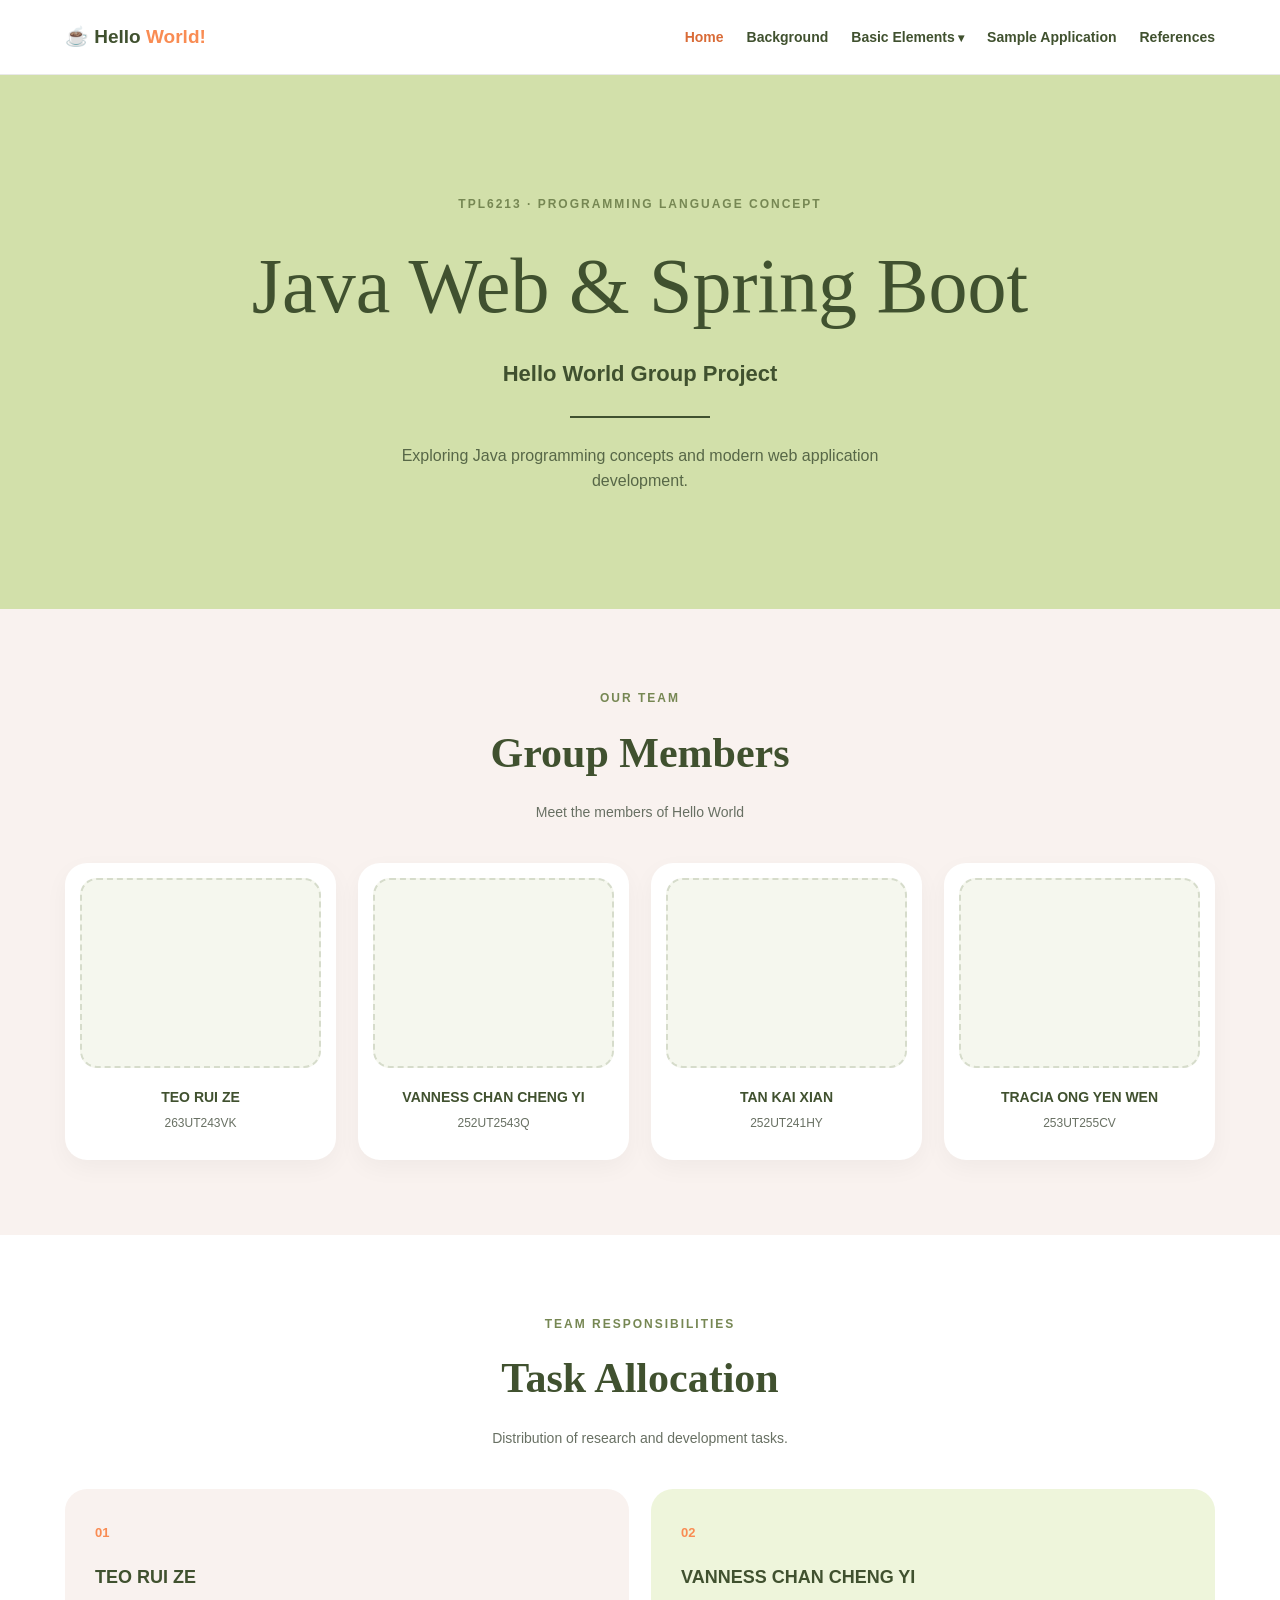
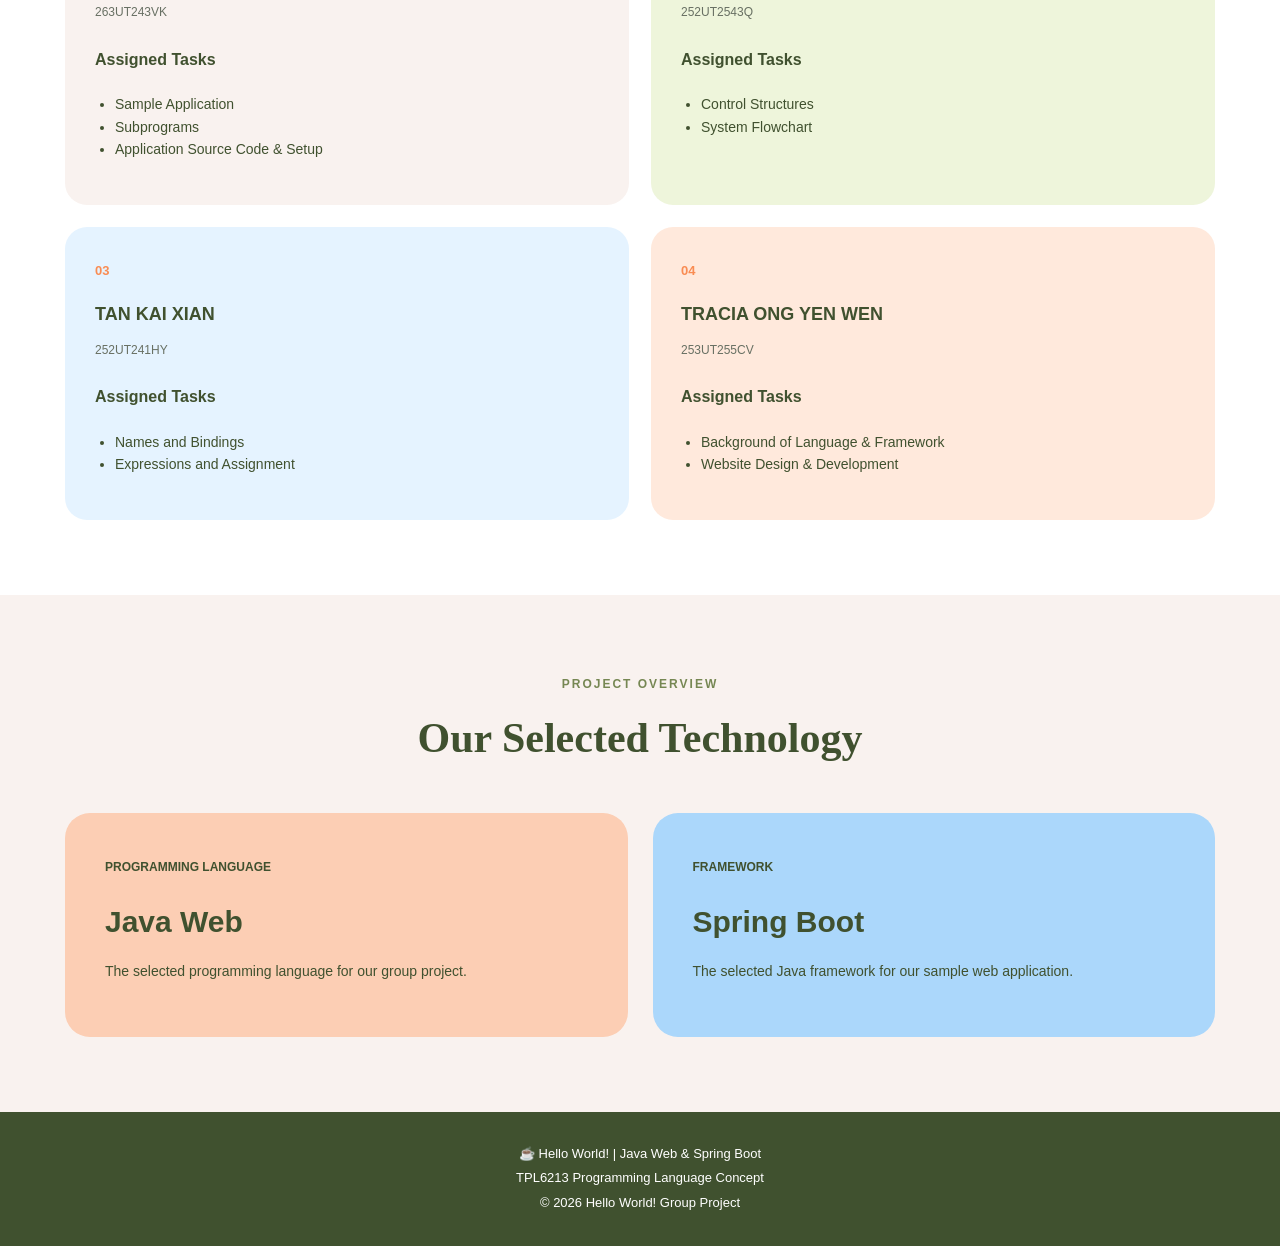
<file: index.html>
<!DOCTYPE html>
<html lang="en">
<head>
  <meta charset="UTF-8">
  <meta name="viewport" content="width=device-width, initial-scale=1.0">
  <title>Home | Hello World</title>
  <!-- Browser Tab Icon -->
  <link rel="icon" type="image/png" href="assets/logo.png">
  <link rel="stylesheet" href="css/style.css">
</head>

<body data-page="home">

  <header id="siteHeader"></header>

  <main>

    <!-- HERO SECTION -->
    <section class="hero">
      <div class="container hero-content">

        <span class="section-label">
          TPL6213 · Programming Language Concept
        </span>

        <h1>
          Java Web & Spring Boot
        </h1>

        <p class="hero-subtitle">
          Hello World Group Project
        </p>

        <div class="hero-divider"></div>

        <p class="hero-description">
          Exploring Java programming concepts and
          modern web application development.
        </p>

      </div>
    </section>

    <!-- GROUP MEMBERS -->
    <section class="section">
      <div class="container">

        <div class="section-heading">
          <span class="section-label">OUR TEAM</span>
          <h2>Group Members</h2>
          <p>Meet the members of Hello World</p>
        </div>

        <div class="members-grid">

          <!-- MEMBER 1 -->
          <div class="member-card">
            <div class="member-photo">
              <span></span>
            </div>

            <h3>TEO RUI ZE</h3>
            <p>263UT243VK</p>
          </div>

          <!-- MEMBER 2 -->
          <div class="member-card">
            <div class="member-photo">
              <span></span>
            </div>

            <h3>VANNESS CHAN CHENG YI</h3>
            <p>252UT2543Q</p>
          </div>

          <!-- MEMBER 3 -->
          <div class="member-card">
            <div class="member-photo">
              <span></span>
            </div>

            <h3>TAN KAI XIAN</h3>
            <p>252UT241HY</p>
          </div>

          <!-- MEMBER 4 -->
          <div class="member-card">
            <div class="member-photo">
              <span></span>
            </div>

            <h3>TRACIA ONG YEN WEN</h3>
            <p>253UT255CV</p>
          </div>

        </div>
      </div>
    </section>

    <!-- TASK ALLOCATION -->
    <section class="section task-section">
      <div class="container">

        <div class="section-heading">
          <span class="section-label">TEAM RESPONSIBILITIES</span>
          <h2>Task Allocation</h2>
          <p>Distribution of research and development tasks.</p>
        </div>

        <div class="task-grid">

          <div class="task-card">
            <span class="task-number">01</span>
            <h3>TEO RUI ZE</h3>
            <p class="student-id">263UT243VK</p>

            <h4>Assigned Tasks</h4>
            <ul>
              <li>Sample Application</li>
              <li>Subprograms</li>
              <li>Application Source Code & Setup</li>
            </ul>
          </div>

          <div class="task-card">
            <span class="task-number">02</span>
            <h3>VANNESS CHAN CHENG YI</h3>
            <p class="student-id">252UT2543Q</p>

            <h4>Assigned Tasks</h4>
            <ul>
              <li>Control Structures</li>
              <li>System Flowchart</li>
            </ul>
          </div>

          <div class="task-card">
            <span class="task-number">03</span>
            <h3>TAN KAI XIAN</h3>
            <p class="student-id">252UT241HY</p>

            <h4>Assigned Tasks</h4>
            <ul>
              <li>Names and Bindings</li>
              <li>Expressions and Assignment</li>
            </ul>
          </div>

          <div class="task-card">
            <span class="task-number">04</span>
            <h3>TRACIA ONG YEN WEN</h3>
            <p class="student-id">253UT255CV</p>

            <h4>Assigned Tasks</h4>
            <ul>
              <li>Background of Language & Framework</li>
              <li>Website Design & Development</li>
            </ul>
          </div>

        </div>
      </div>
    </section>

    <!-- PROJECT INFORMATION -->
    <section class="section">
      <div class="container">

        <div class="section-heading">
          <span class="section-label">PROJECT OVERVIEW</span>
          <h2>Our Selected Technology</h2>
        </div>

        <div class="technology-grid">

          <div class="technology-card java-card">
            <span class="technology-label">
              Programming Language
            </span>

            <h3>Java Web</h3>
            <p>
              The selected programming language
              for our group project.
            </p>
          </div>

          <div class="technology-card spring-card">
            <span class="technology-label">
              Framework
            </span>

            <h3>Spring Boot</h3>
            <p>
              The selected Java framework
              for our sample web application.
            </p>
          </div>

        </div>

      </div>
    </section>

  </main>

  <footer id="siteFooter"></footer>
  <script src="js/script.js"></script>

</body>
</html>
</file>
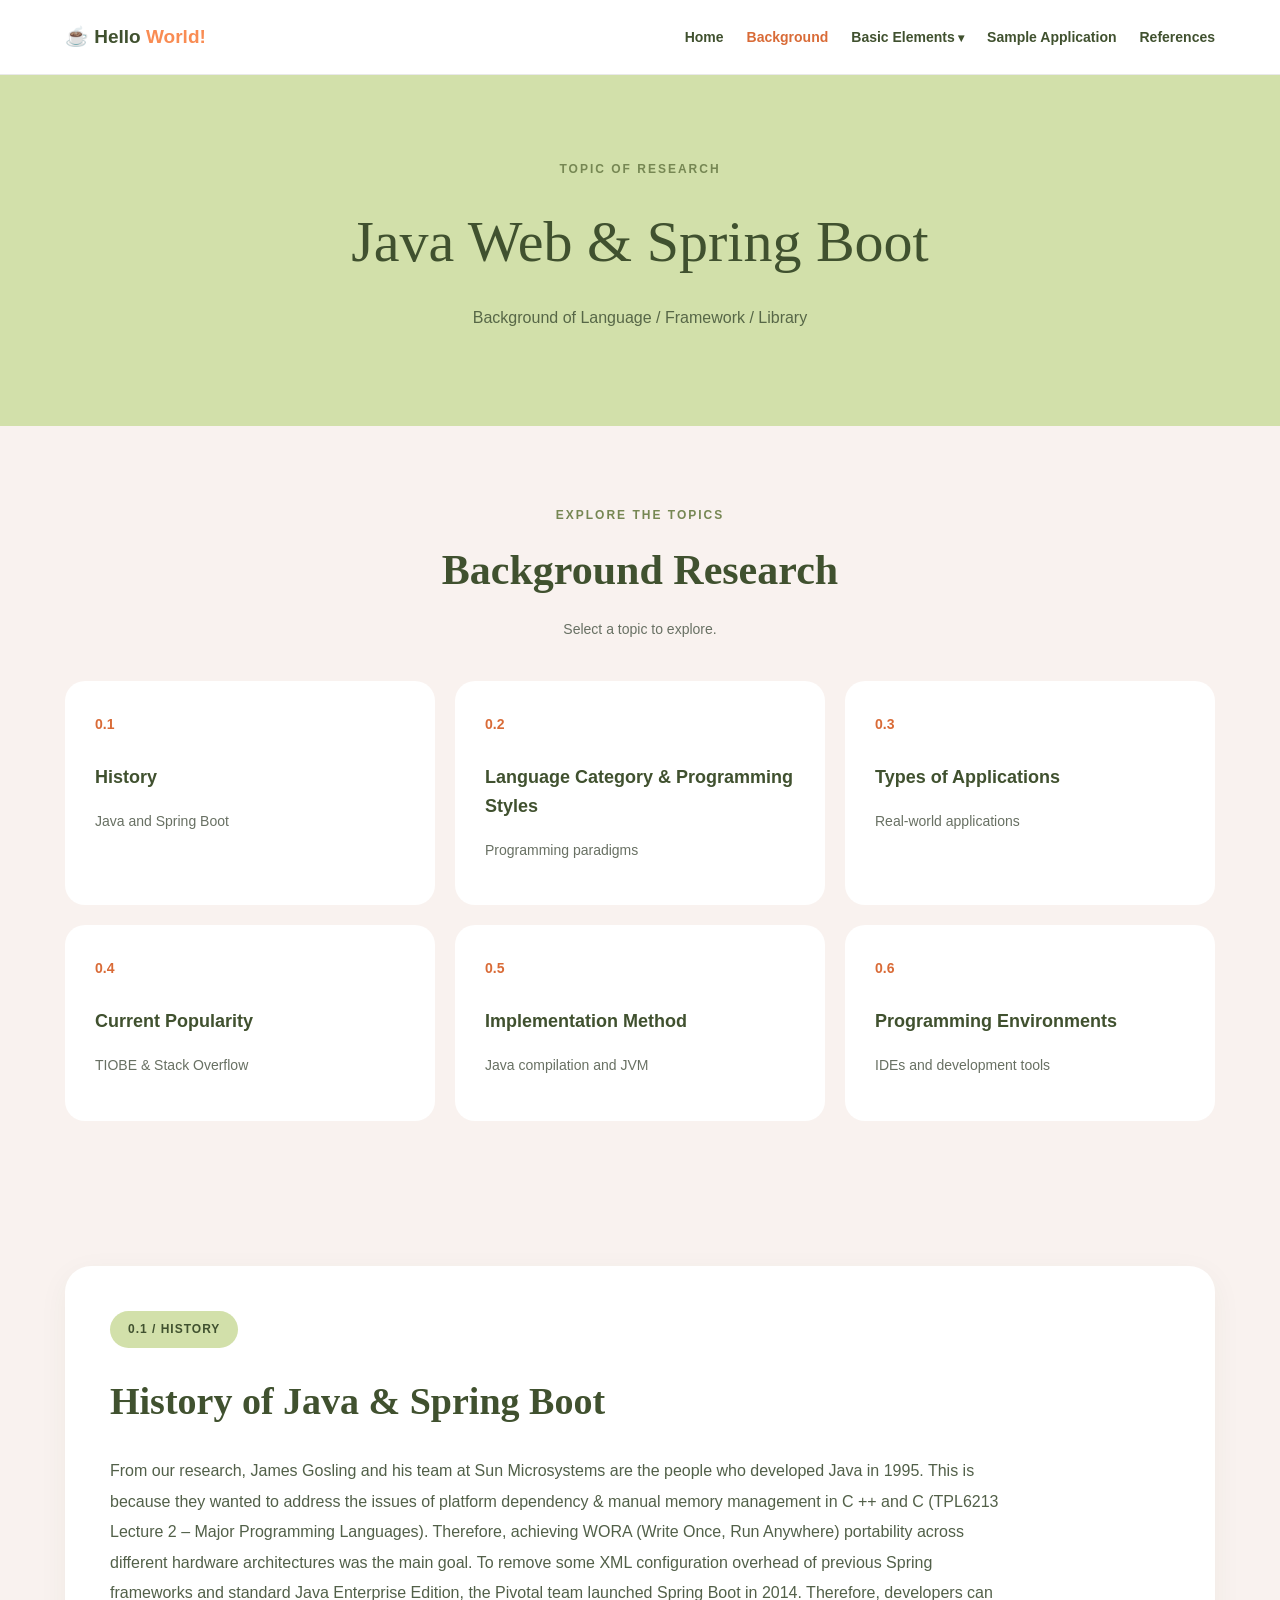
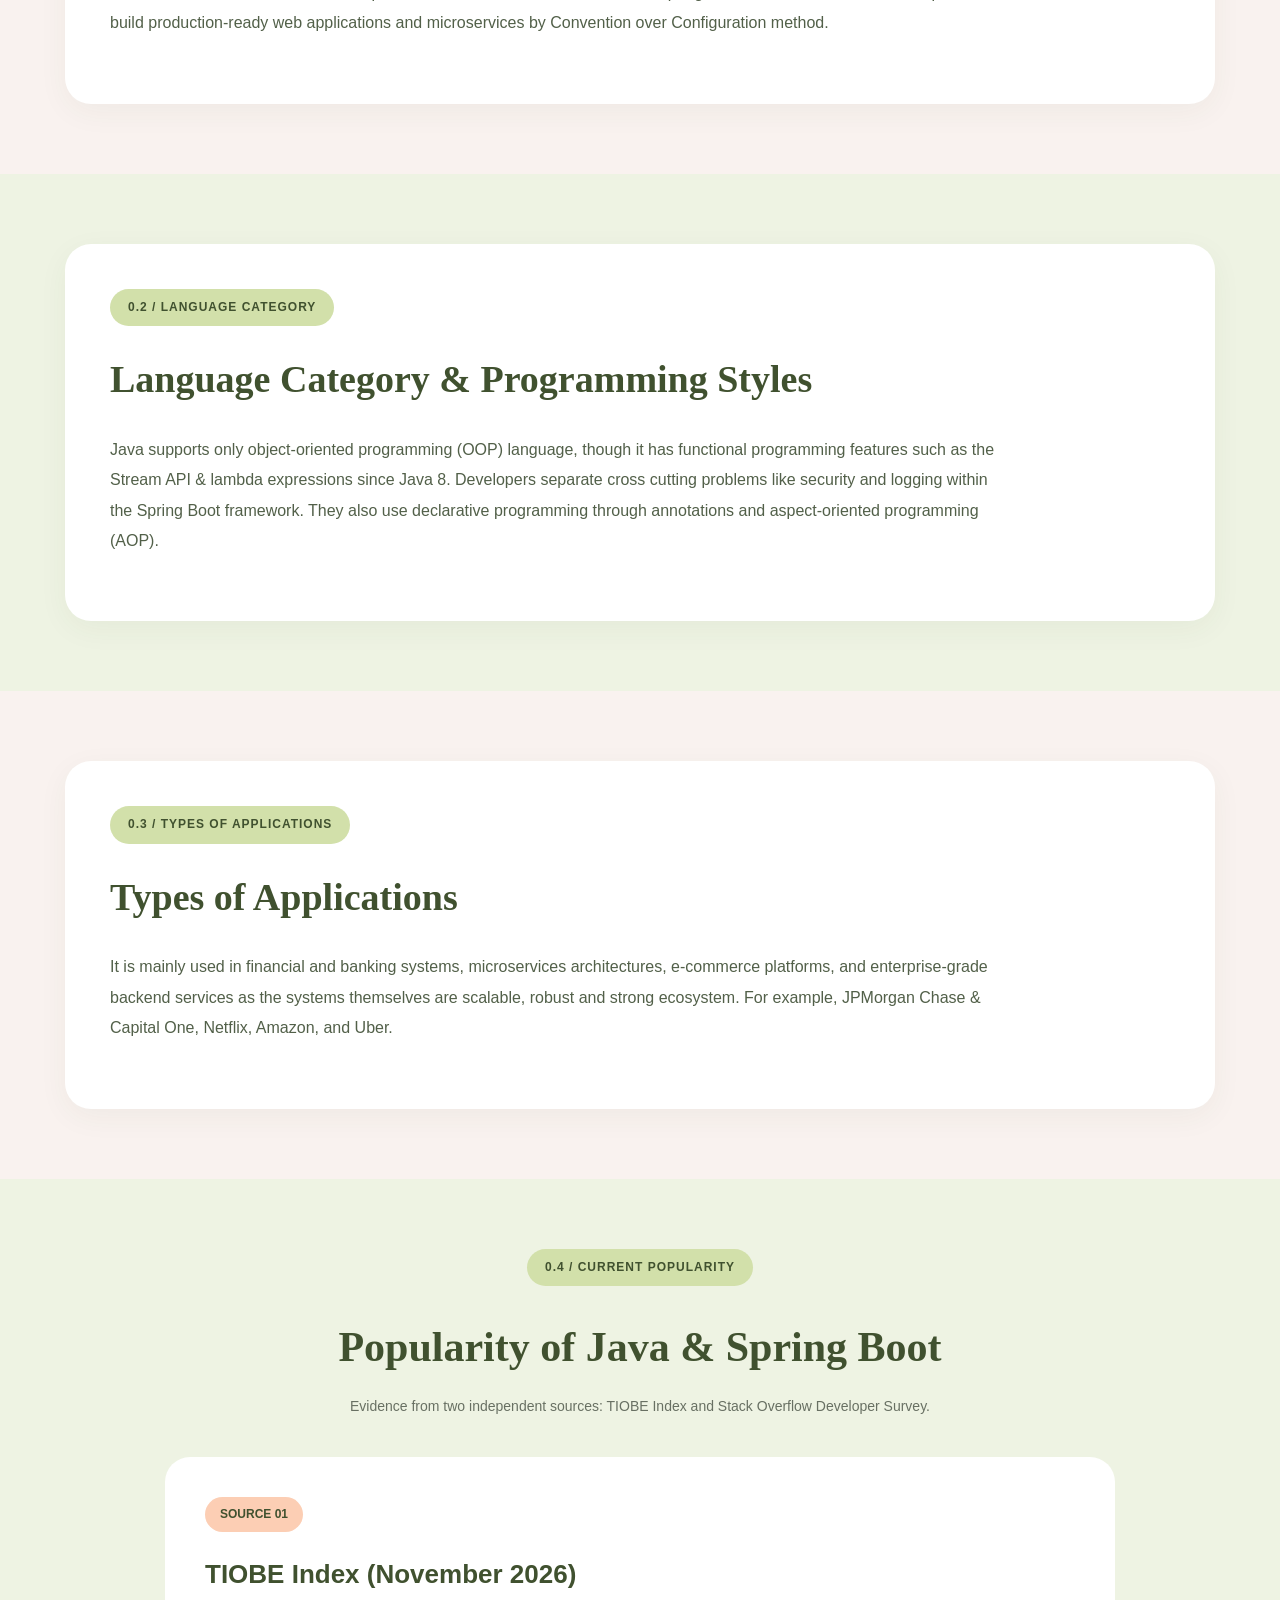
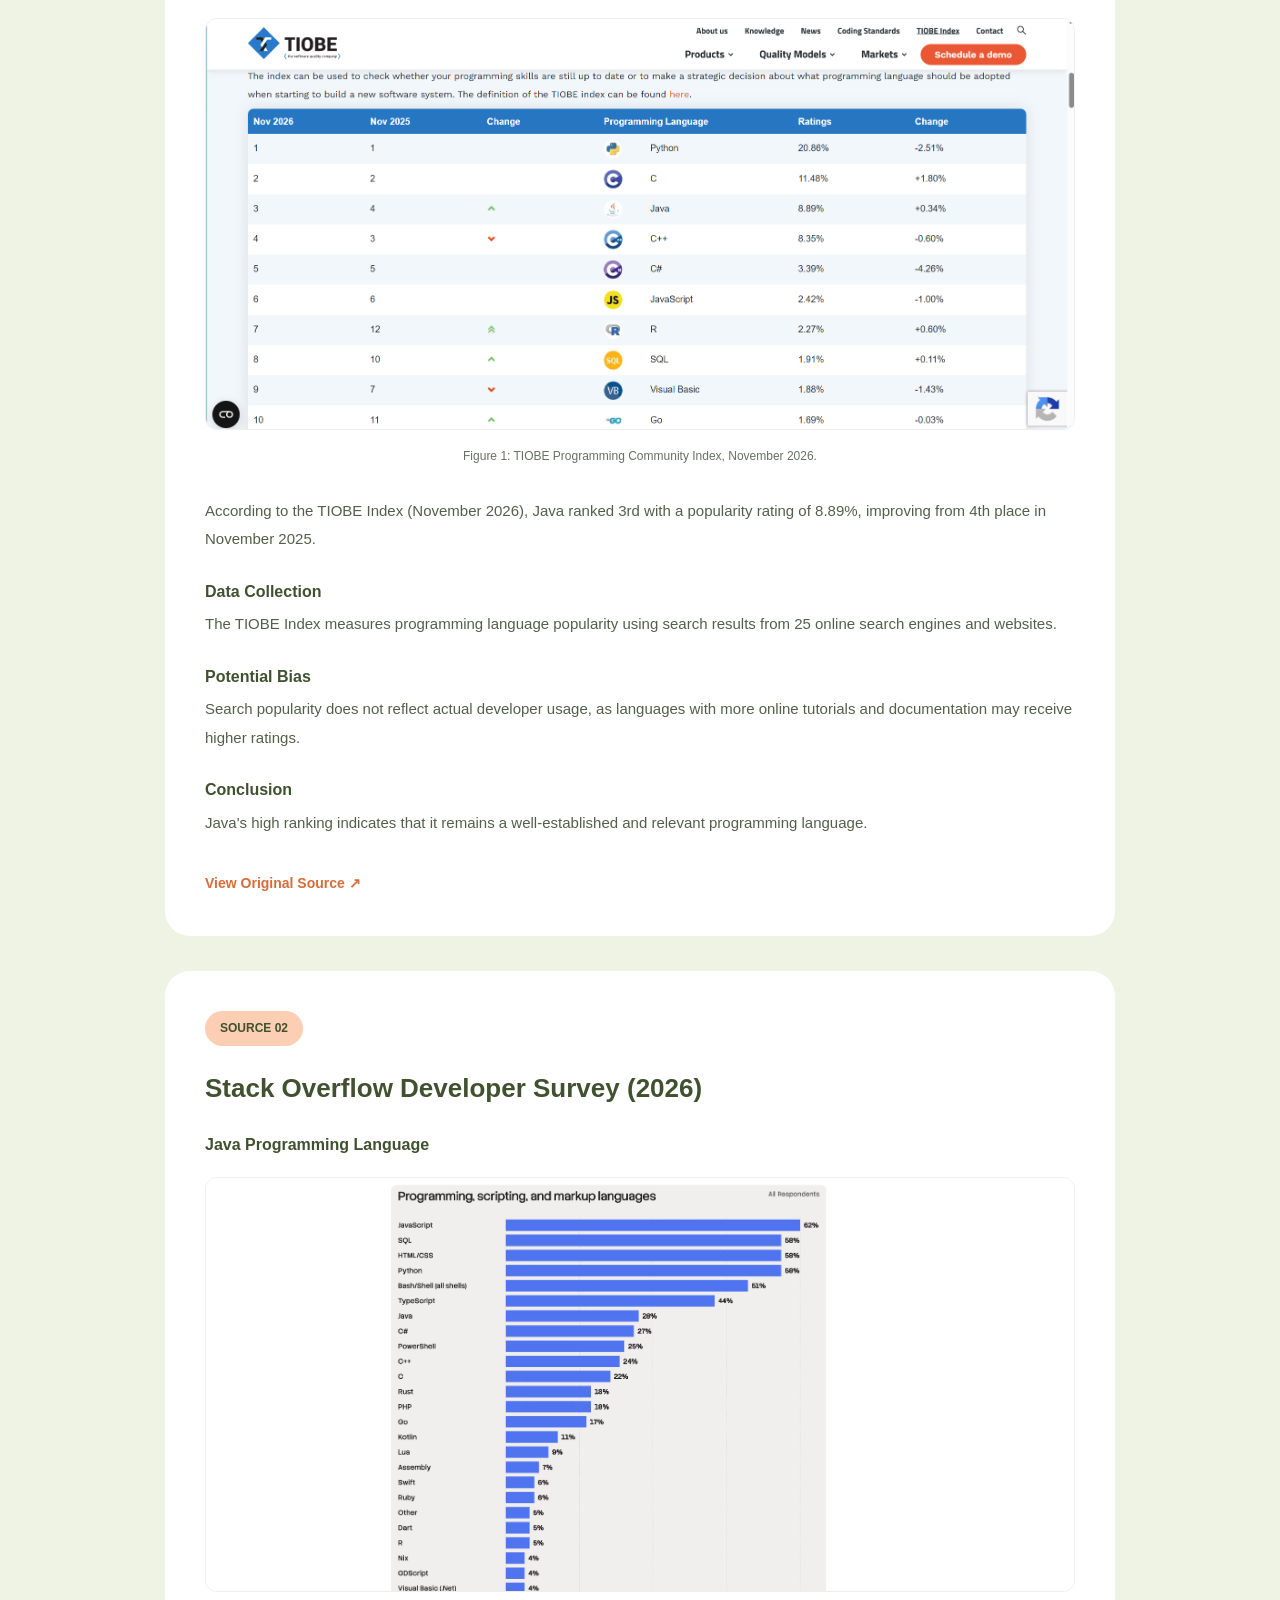
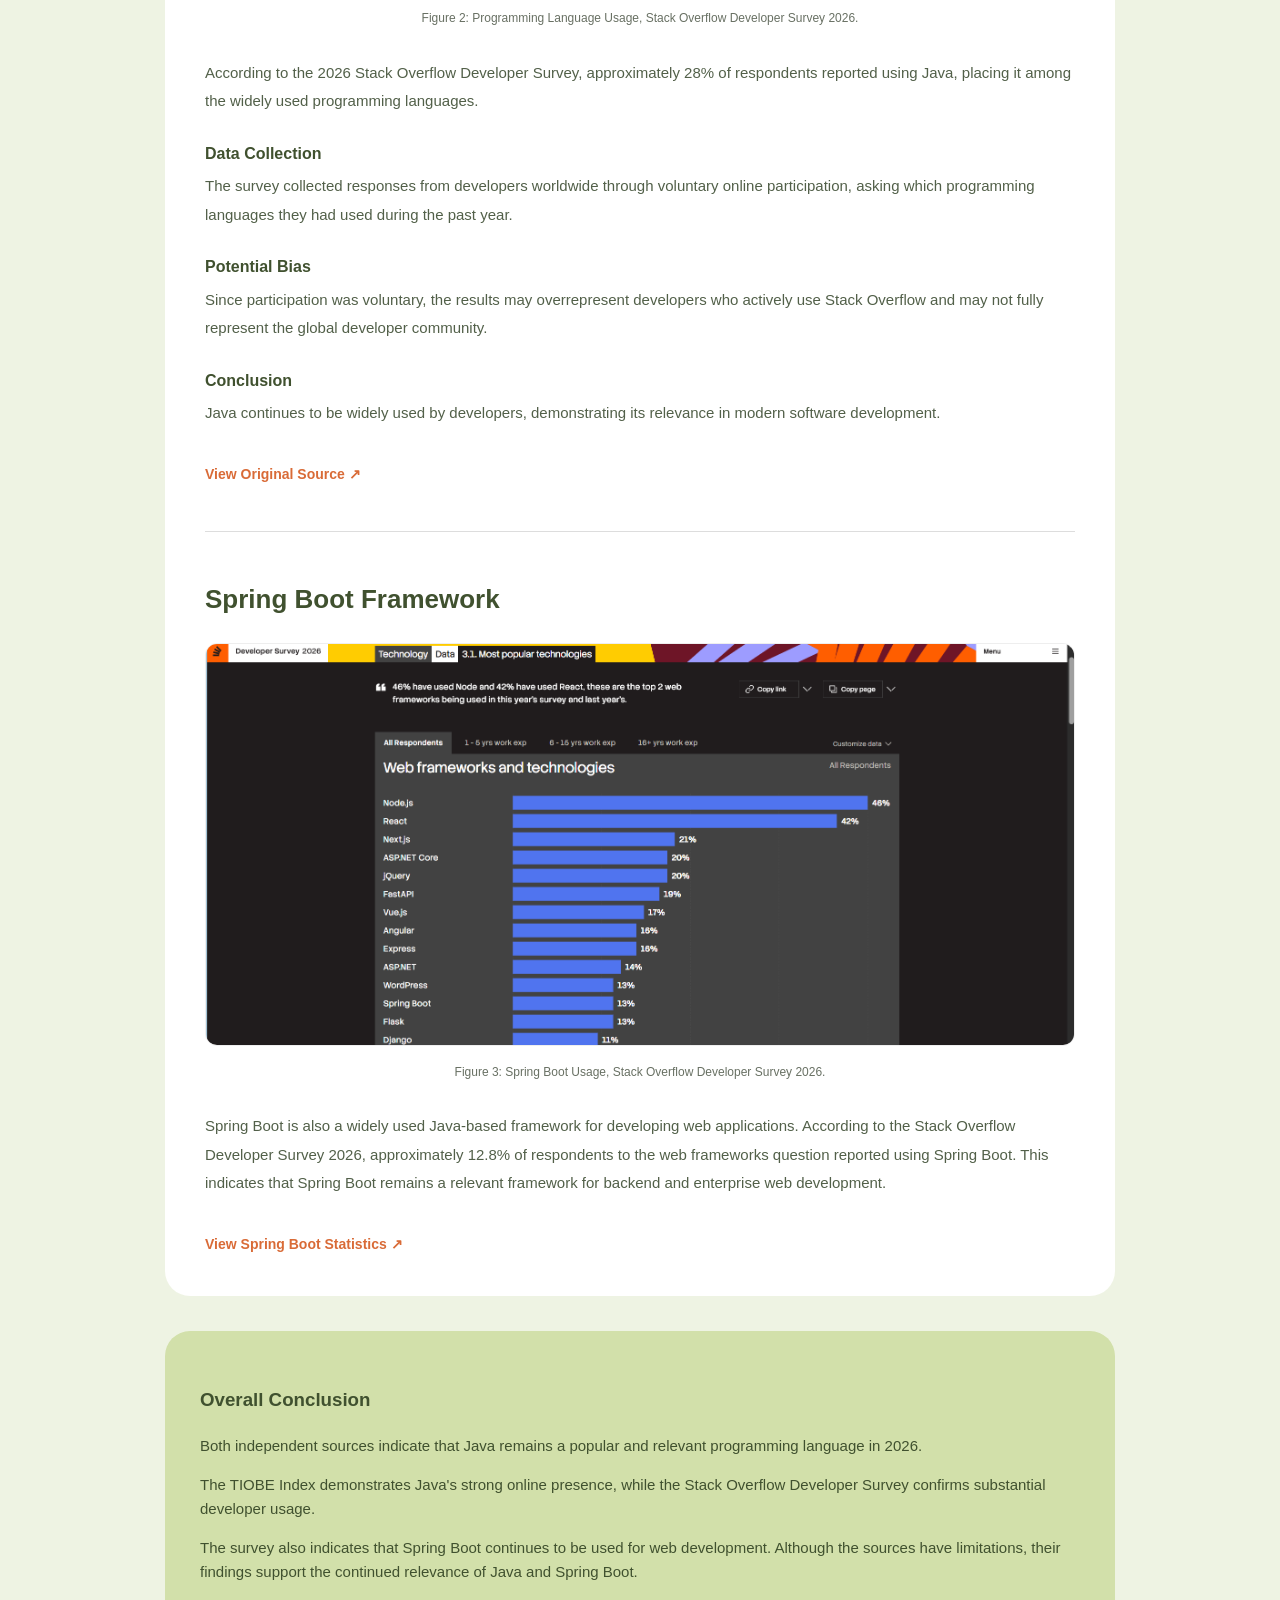
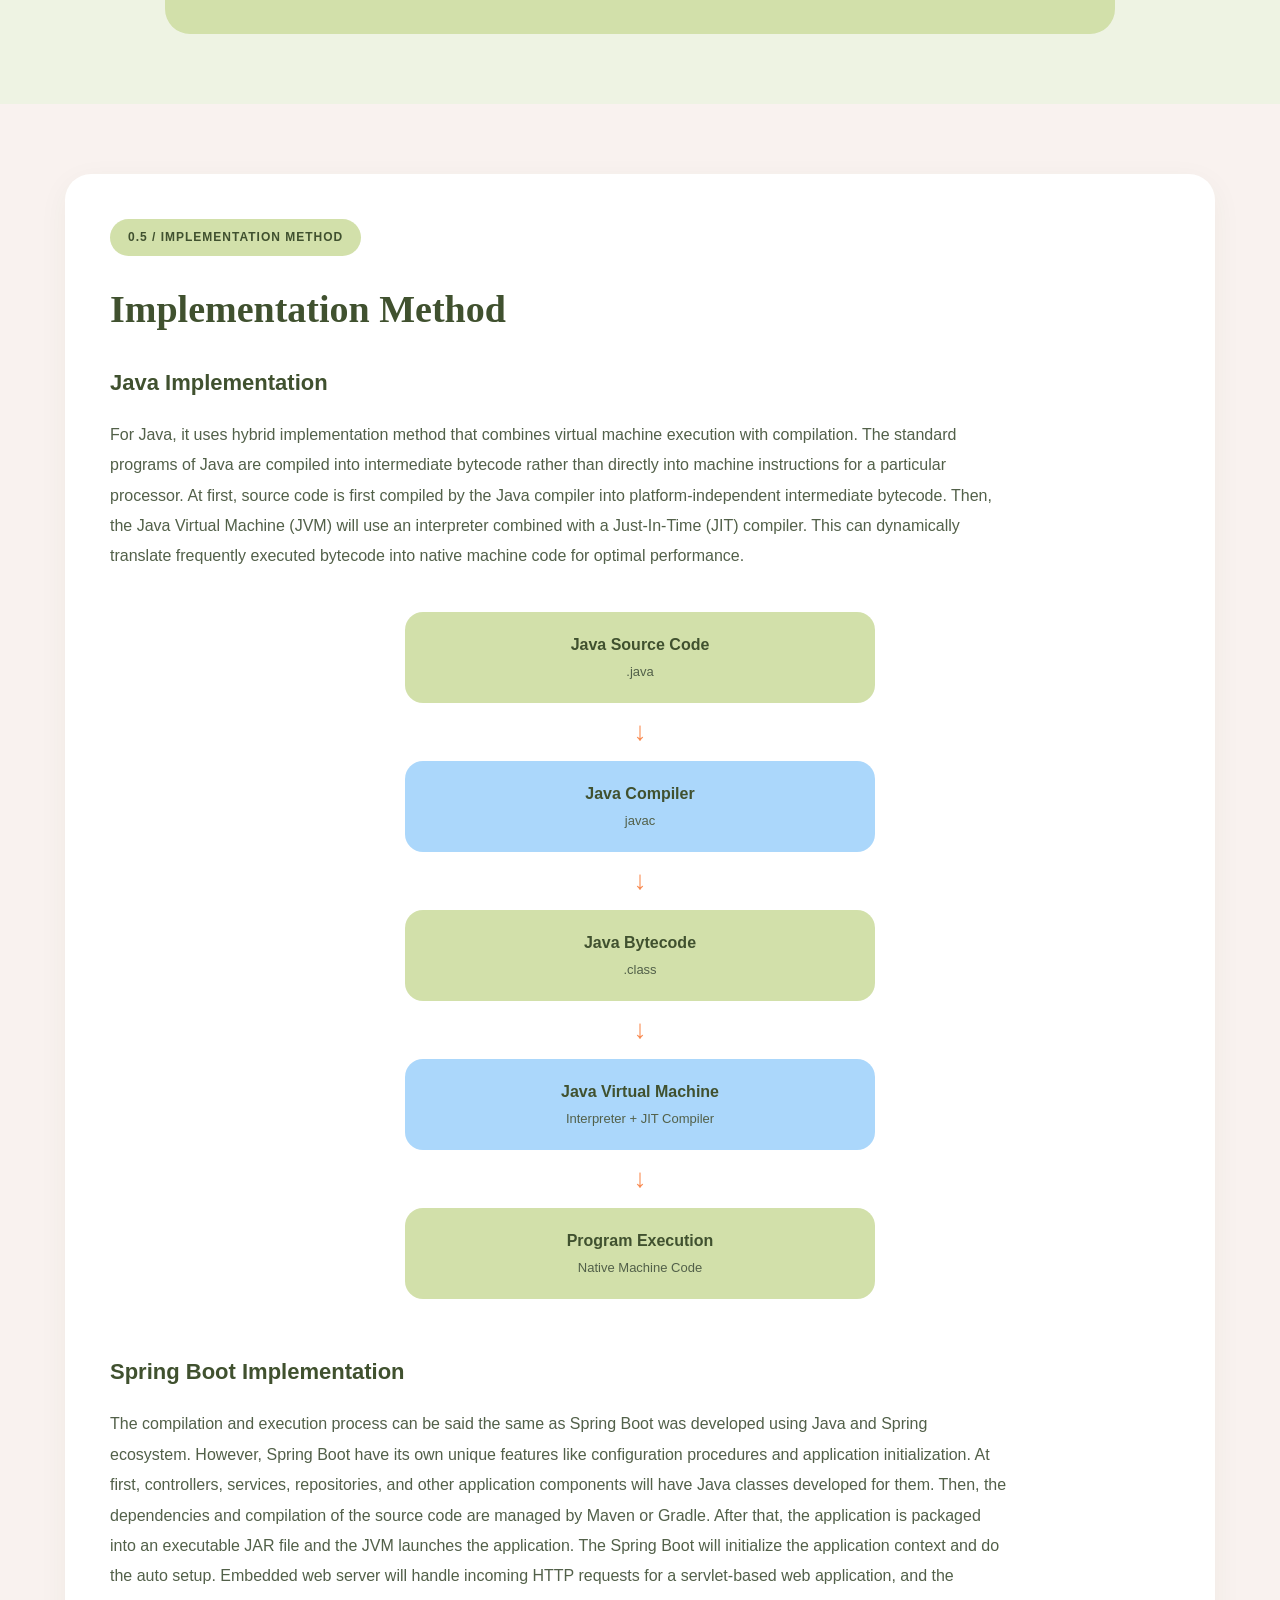
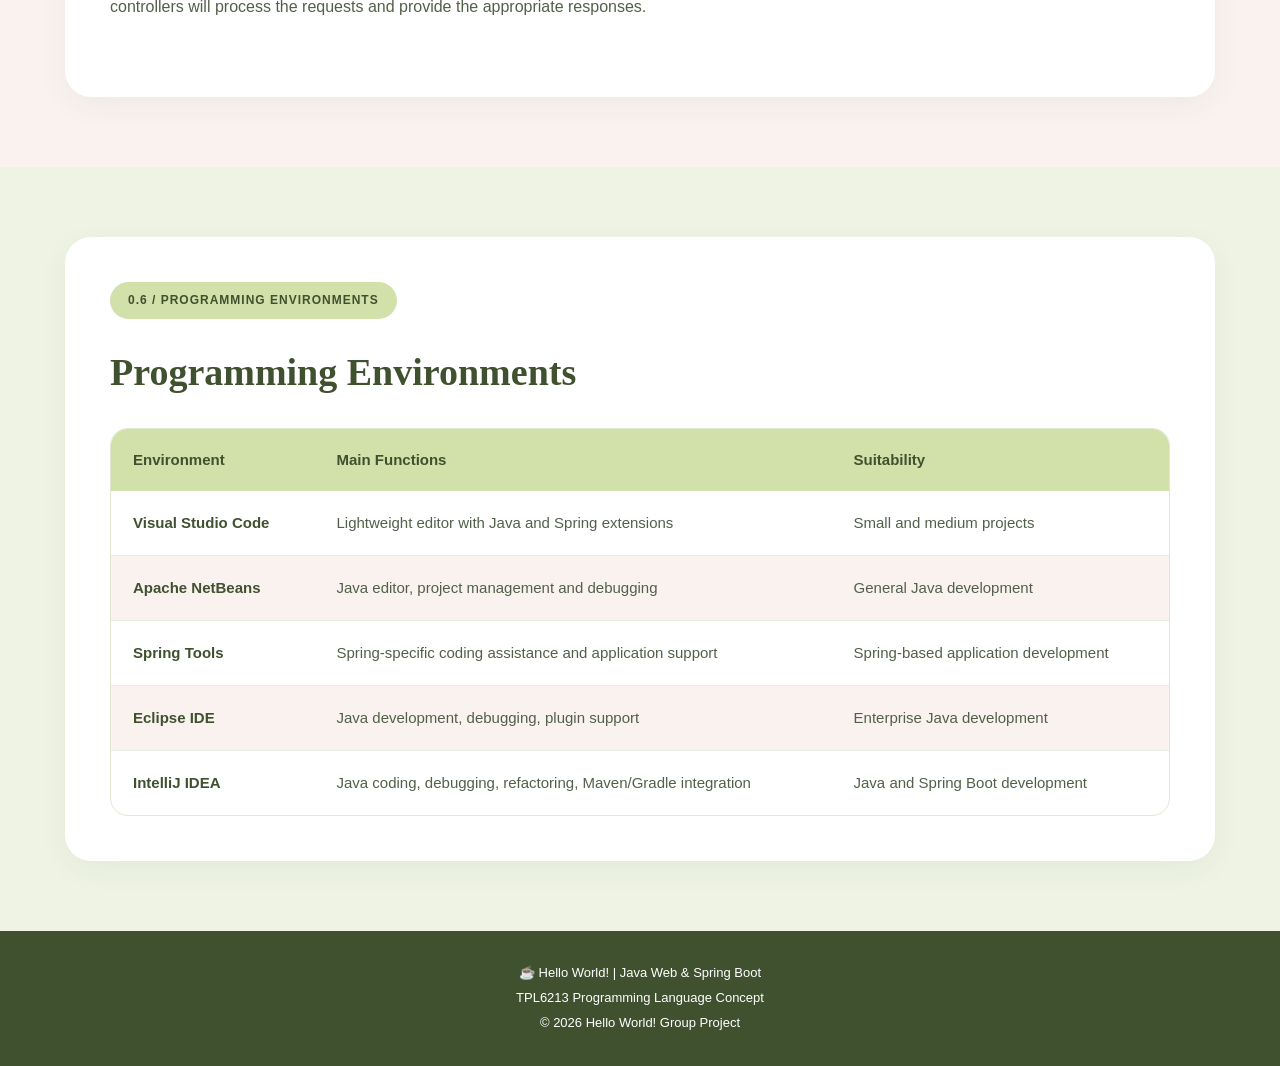
<file: background.html>
<!DOCTYPE html>
<html lang="en">
<head>
  <meta charset="UTF-8">
  <meta name="viewport" content="width=device-width, initial-scale=1.0">
  <title>Background | Hello World!</title>
  <!-- Browser Tab Icon -->
  <link rel="icon" type="image/png" href="assets/logo.png">
  <link rel="stylesheet" href="css/style.css">
</head>

<body data-page="background">

  <header id="siteHeader"></header>

  <main>

    <!-- PAGE HEADER -->
    <section class="page-hero">
      <div class="container">
        <span class="section-label">
          TOPIC OF RESEARCH
        </span>

        <h1>Java Web &amp; Spring Boot</h1>

        <p>
          Background of Language / Framework / Library
        </p>
      </div>
    </section>

    <!-- SECTION NAVIGATION -->
    <section class="section">
      <div class="container">

        <div class="section-heading">
          <span class="section-label">EXPLORE THE TOPICS</span>
          <h2>Background Research</h2>
          <p>Select a topic to explore.</p>
        </div>

        <div class="research-grid">

          <a href="#history" class="research-card topic-link">
            <span class="topic-index">0.1</span>
            <h3>History</h3>
            <p>Java and Spring Boot</p>
          </a>

          <a href="#language-category" class="research-card topic-link">
            <span class="topic-index">0.2</span>
            <h3>Language Category &amp; Programming Styles</h3>
            <p>Programming paradigms</p>
          </a>

          <a href="#applications" class="research-card topic-link">
            <span class="topic-index">0.3</span>
            <h3>Types of Applications</h3>
            <p>Real-world applications</p>
          </a>

          <a href="#popularity" class="research-card topic-link">
            <span class="topic-index">0.4</span>
            <h3>Current Popularity</h3>
            <p>TIOBE &amp; Stack Overflow</p>
          </a>

          <a href="#implementation" class="research-card topic-link">
            <span class="topic-index">0.5</span>
            <h3>Implementation Method</h3>
            <p>Java compilation and JVM</p>
          </a>

          <a href="#environments" class="research-card topic-link">
            <span class="topic-index">0.6</span>
            <h3>Programming Environments</h3>
            <p>IDEs and development tools</p>
          </a>

        </div>
      </div>
    </section>

    <!-- 0.1 HISTORY -->
    <section class="background-section" id="history">
      <div class="container">

        <article class="background-content-card">

          <span class="background-number">0.1 / HISTORY</span>

          <h2>History of Java &amp; Spring Boot</h2>

          <div class="background-text">

            <p>From our research, James Gosling and his team at Sun Microsystems are the people who developed Java in 1995. This is because they wanted to address the issues of platform dependency & manual memory management in C ++ and C (TPL6213 Lecture 2 – Major Programming Languages). Therefore, achieving WORA (Write Once, Run Anywhere) portability across different hardware architectures was the main goal. To remove some XML configuration overhead of previous Spring frameworks and standard Java Enterprise Edition, the Pivotal team launched Spring Boot in 2014. Therefore, developers can build production-ready web applications and microservices by Convention over Configuration method.</p>

          </div>

        </article>

      </div>
    </section>

    <!-- 0.2 LANGUAGE CATEGORY -->
    <section class="background-section alternate-section" id="language-category">
      <div class="container">

        <article class="background-content-card">

          <span class="background-number">
            0.2 / LANGUAGE CATEGORY
          </span>

          <h2>Language Category &amp; Programming Styles</h2>

          <div class="background-text">

            <p>Java supports only object-oriented programming (OOP) language, though it has functional programming features such as the Stream API & lambda expressions since Java 8. Developers separate cross cutting problems like security and logging within the Spring Boot framework. They also use declarative programming through annotations and aspect-oriented programming (AOP).</p>

          </div>

        </article>

      </div>
    </section>

    <!-- 0.3 TYPES OF APPLICATIONS -->
    <section class="background-section" id="applications">
      <div class="container">

        <article class="background-content-card">

          <span class="background-number">
            0.3 / TYPES OF APPLICATIONS
          </span>

          <h2>Types of Applications</h2>

          <div class="background-text">

            <p>It is mainly used in financial and banking systems, microservices architectures, e-commerce platforms, and enterprise-grade backend services as the systems themselves are scalable, robust and strong ecosystem. For example, JPMorgan Chase & Capital One, Netflix, Amazon, and Uber.</p>

          </div>

        </article>

      </div>
    </section>

    <!-- 0.4 POPULARITY -->
    <section class="background-section alternate-section" id="popularity">
      <div class="container">

        <div class="section-heading">
          <span class="background-number">
            0.4 / CURRENT POPULARITY
          </span>

          <h2>Popularity of Java &amp; Spring Boot</h2>

          <p>
            Evidence from two independent sources:
            TIOBE Index and Stack Overflow Developer Survey.
          </p>
        </div>

        <!-- SOURCE 1: TIOBE INDEX -->
        <article class="evidence-card">

          <span class="evidence-tag">SOURCE 01</span>

          <h3>TIOBE Index (November 2026)</h3>

          <figure>
            <img
              src="assets/tiobe-2026.png"
              alt="TIOBE Index November 2026 showing Java ranked third"
              class="evidence-image">

            <figcaption>
              Figure 1: TIOBE Programming Community Index,
              November 2026.
            </figcaption>
          </figure>

          <div class="background-text">

            <p>According to the TIOBE Index (November 2026), Java ranked 3rd with a popularity rating of 8.89%, improving from 4th place in November 2025.</p>

            <h4>Data Collection</h4>

            <p>The TIOBE Index measures programming language popularity using search results from 25 online search engines and websites.</p>

            <h4>Potential Bias</h4>

            <p>Search popularity does not reflect actual developer usage, as languages with more online tutorials and documentation may receive higher ratings.</p>

            <h4>Conclusion</h4>

            <p>Java's high ranking indicates that it remains a well-established and relevant programming language.</p>

          </div>

          <a
            href="https://www.tiobe.com/tiobe-index/"
            target="_blank"
            rel="noopener noreferrer"
            class="source-link">
            View Original Source ↗
          </a>

        </article>

        <!-- SOURCE 2: STACK OVERFLOW -->
        <article class="evidence-card">

          <span class="evidence-tag">SOURCE 02</span>

          <h3>Stack Overflow Developer Survey (2026)</h3>

          <h4>Java Programming Language</h4>

          <figure>
            <img
              src="assets/java-survey-2026.png"
              alt="Stack Overflow Developer Survey 2026 showing Java usage at approximately 28 percent"
              class="evidence-image">

            <figcaption>
              Figure 2: Programming Language Usage,
              Stack Overflow Developer Survey 2026.
            </figcaption>
          </figure>

          <div class="background-text">

            <p>According to the 2026 Stack Overflow Developer Survey, approximately 28% of respondents reported using Java, placing it among the widely used programming languages.</p>

            <h4>Data Collection</h4>

            <p>The survey collected responses from developers worldwide through voluntary online participation, asking which programming languages they had used during the past year.</p>

            <h4>Potential Bias</h4>

            <p>Since participation was voluntary, the results may overrepresent developers who actively use Stack Overflow and may not fully represent the global developer community.</p>

            <h4>Conclusion</h4>

            <p>Java continues to be widely used by developers, demonstrating its relevance in modern software development.</p>

          </div>

          <a
            href="https://survey.stackoverflow.co/2026/technology/data/languages"
            target="_blank"
            rel="noopener noreferrer"
            class="source-link">
            View Original Source ↗
          </a>

          <!-- SPRING BOOT -->
          <div class="spring-evidence">

            <h3>Spring Boot Framework</h3>

            <figure>
              <img
                src="assets/springboot-survey-2026.png"
                alt="Stack Overflow Developer Survey 2026 showing Spring Boot framework usage"
                class="evidence-image">

              <figcaption>
                Figure 3: Spring Boot Usage,
                Stack Overflow Developer Survey 2026.
              </figcaption>
            </figure>

            <div class="background-text">

              <p>Spring Boot is also a widely used Java-based framework for developing web applications. According to the Stack Overflow Developer Survey 2026, approximately 12.8% of respondents to the web frameworks question reported using Spring Boot. This indicates that Spring Boot remains a relevant framework for backend and enterprise web development.</p>

            </div>

            <a
              href="https://survey.stackoverflow.co/2026/technology/data/web-framework"
              target="_blank"
              rel="noopener noreferrer"
              class="source-link">
              View Spring Boot Statistics ↗
            </a>

          </div>
        </article>

        <!-- OVERALL CONCLUSION -->
        <div class="conclusion-card">

          <h3>Overall Conclusion</h3>

          <p>
            Both independent sources indicate that Java
            remains a popular and relevant programming
            language in 2026.
          </p>

          <p>
            The TIOBE Index demonstrates Java's strong
            online presence, while the Stack Overflow
            Developer Survey confirms substantial
            developer usage.
          </p>

          <p>
            The survey also indicates that Spring Boot
            continues to be used for web development.
            Although the sources have limitations,
            their findings support the continued
            relevance of Java and Spring Boot.
          </p>

        </div>

      </div>
    </section>

    <!-- 0.5 IMPLEMENTATION METHOD -->
    <section class="background-section" id="implementation">
      <div class="container">

        <article class="background-content-card">

          <span class="background-number">
            0.5 / IMPLEMENTATION METHOD
          </span>

          <h2>Implementation Method</h2>

          <div class="implementation-block">

            <h3>Java Implementation</h3>

            <div class="background-text">

              <p>For Java, it uses hybrid implementation method that combines virtual machine execution with compilation. The standard programs of Java are compiled into intermediate bytecode rather than directly into machine instructions for a particular processor. At first, source code is first compiled by the Java compiler into platform-independent intermediate bytecode. Then, the Java Virtual Machine (JVM) will use an interpreter combined with a Just-In-Time (JIT) compiler. This can dynamically translate frequently executed bytecode into native machine code for optimal performance.</p>

            </div>

          </div>

          <!-- IMPLEMENTATION FLOW -->
          <div class="implementation-flow" aria-label="Java implementation flow">

            <div class="flow-step">
              <strong>Java Source Code</strong>
              <span>.java</span>
            </div>

            <div class="flow-arrow">↓</div>

            <div class="flow-step">
              <strong>Java Compiler</strong>
              <span>javac</span>
            </div>

            <div class="flow-arrow">↓</div>

            <div class="flow-step">
              <strong>Java Bytecode</strong>
              <span>.class</span>
            </div>

            <div class="flow-arrow">↓</div>

            <div class="flow-step">
              <strong>Java Virtual Machine</strong>
              <span>Interpreter + JIT Compiler</span>
            </div>

            <div class="flow-arrow">↓</div>

            <div class="flow-step result-step">
              <strong>Program Execution</strong>
              <span>Native Machine Code</span>
            </div>

          </div>

          <div class="implementation-block">

            <h3>Spring Boot Implementation</h3>

            <div class="background-text">

              <p>The compilation and execution process can be said the same as Spring Boot was developed using Java and Spring ecosystem. However, Spring Boot have its own unique features like configuration procedures and application initialization. At first, controllers, services, repositories, and other application components will have Java classes developed for them. Then, the dependencies and compilation of the source code are managed by Maven or Gradle. After that, the application is packaged into an executable JAR file and the JVM launches the application. The Spring Boot will initialize the application context and do the auto setup. Embedded web server will handle incoming HTTP requests for a servlet-based web application, and the controllers will process the requests and provide the appropriate responses.</p>

            </div>

          </div>

        </article>

      </div>
    </section>

    <!-- 0.6 PROGRAMMING ENVIRONMENTS -->
    <section class="background-section alternate-section" id="environments">
      <div class="container">

        <article class="background-content-card">

          <span class="background-number">
            0.6 / PROGRAMMING ENVIRONMENTS
          </span>

          <h2>Programming Environments</h2>

          <div class="table-wrapper">

            <table class="environment-table">

              <thead>
                <tr>
                  <th>Environment</th>
                  <th>Main Functions</th>
                  <th>Suitability</th>
                </tr>
              </thead>

              <tbody>

                <tr>
                  <td>Visual Studio Code</td>
                  <td>Lightweight editor with Java and Spring extensions</td>
                  <td>Small and medium projects</td>
                </tr>

                <tr>
                  <td>Apache NetBeans</td>
                  <td>Java editor, project management and debugging</td>
                  <td>General Java development</td>
                </tr>

                <tr>
                  <td>Spring Tools</td>
                  <td>Spring-specific coding assistance and application support</td>
                  <td>Spring-based application development</td>
                </tr>

                <tr>
                  <td>Eclipse IDE</td>
                  <td>Java development, debugging, plugin support</td>
                  <td>Enterprise Java development</td>
                </tr>

                <tr>
                  <td>IntelliJ IDEA</td>
                  <td>Java coding, debugging, refactoring, Maven/Gradle integration</td>
                  <td>Java and Spring Boot development</td>
                </tr>

              </tbody>

            </table>

          </div>

        </article>

      </div>
    </section>

  </main>

  <footer id="siteFooter"></footer>
  <script src="js/script.js"></script>

</body>
</html>
</file>
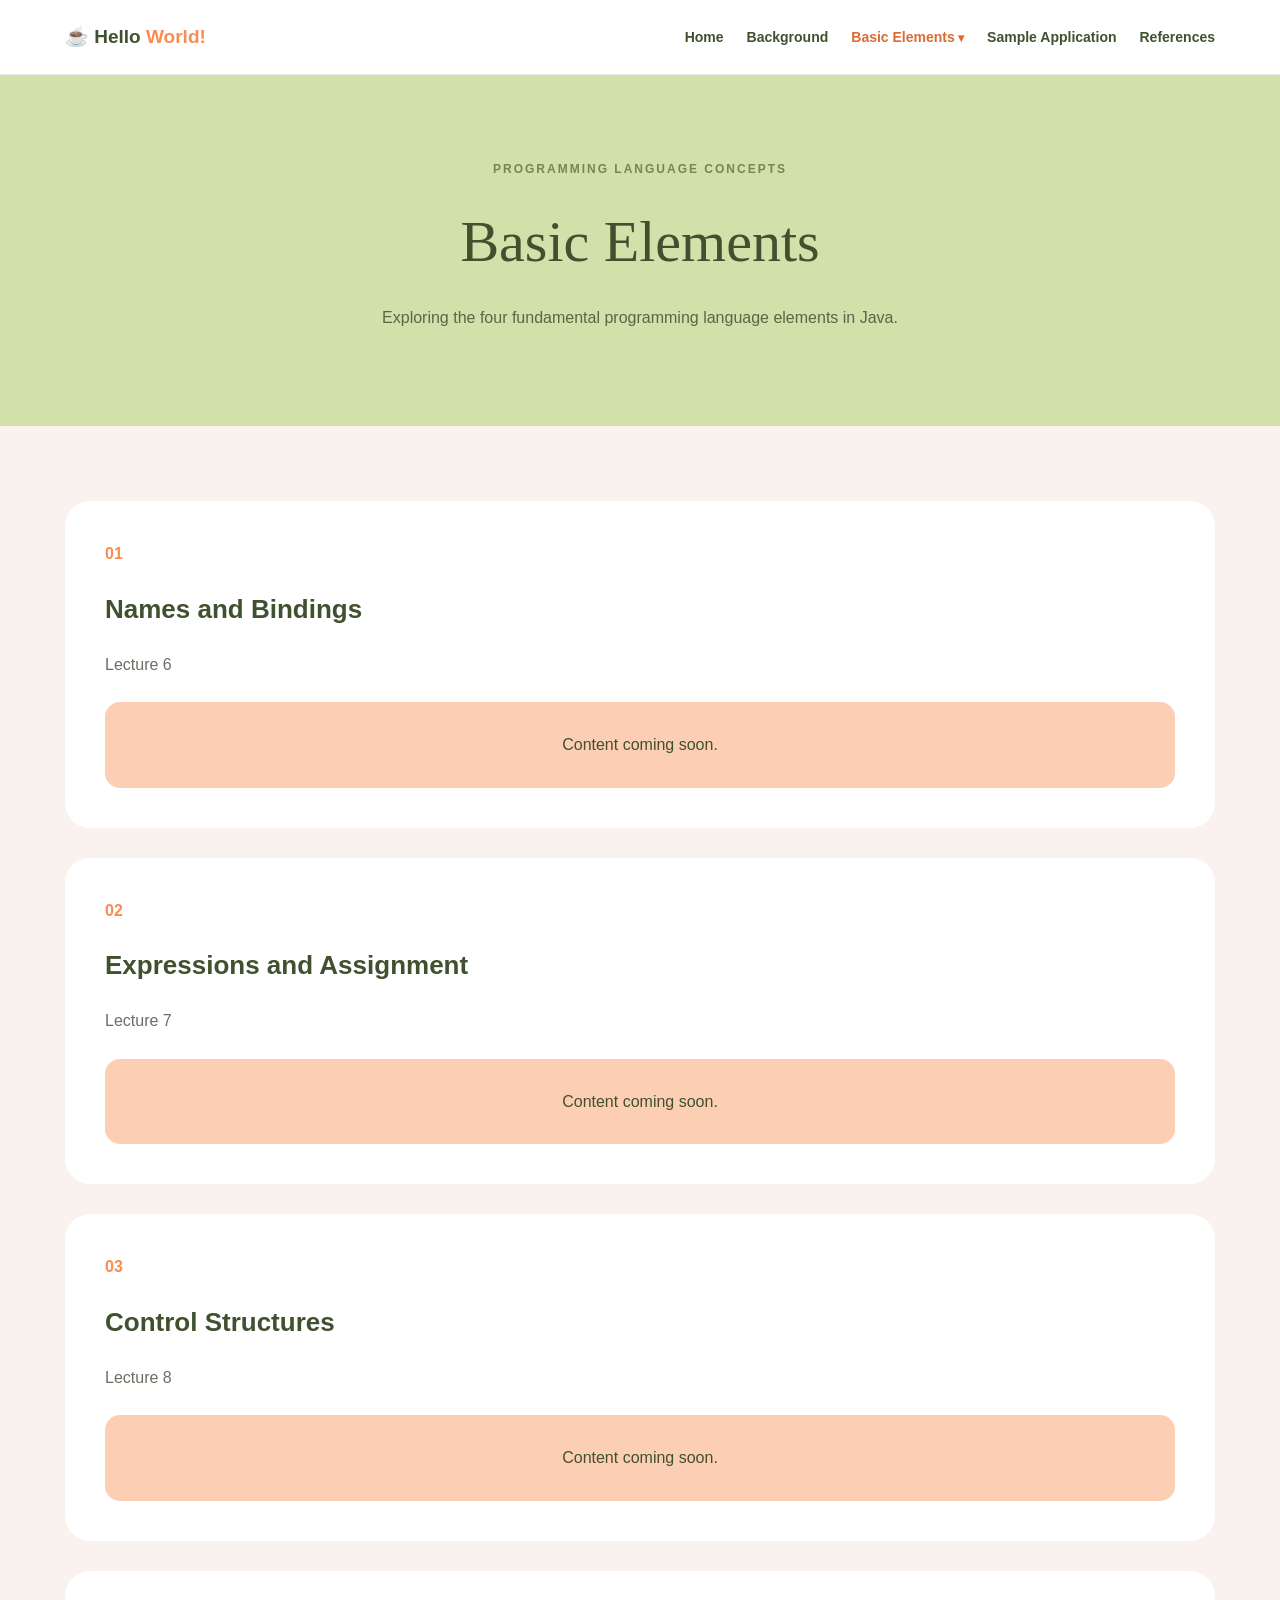
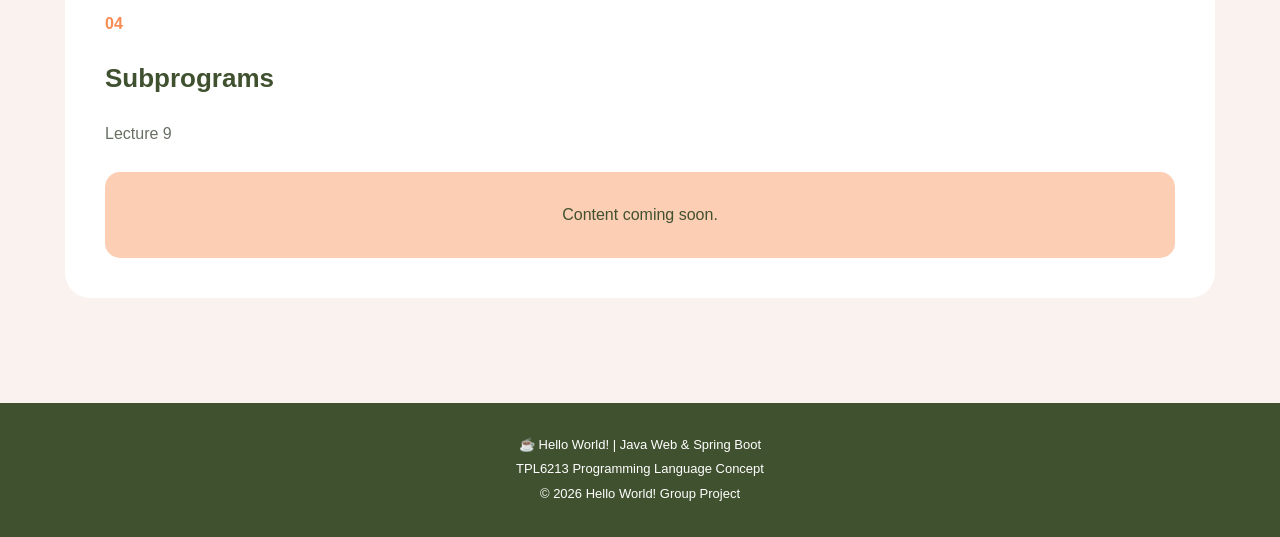
<file: basic-elements.html>
<!DOCTYPE html>
<html lang="en">
<head>
  <meta charset="UTF-8">
  <meta name="viewport" content="width=device-width, initial-scale=1.0">
  <title>Basic Elements | Hello World!</title>
  <!-- Browser Tab Icon -->
  <link rel="icon" type="image/png" href="assets/logo.png">
  <link rel="stylesheet" href="css/style.css">
</head>

<body data-page="basic-elements">

  <header id="siteHeader"></header>

  <main>

    <section class="page-hero">
      <div class="container">
        <span class="section-label">
          PROGRAMMING LANGUAGE CONCEPTS
        </span>

        <h1>Basic Elements</h1>

        <p>
          Exploring the four fundamental
          programming language elements in Java.
        </p>
      </div>
    </section>

    <section class="section">
      <div class="container">

        <div class="element-card" id="names-bindings">
          <span class="element-number">01</span>
          <h2>Names and Bindings</h2>
          <p>Lecture 6</p>

          <div class="coming-soon">
            Content coming soon.
          </div>
        </div>

        <div class="element-card" id="expressions">
          <span class="element-number">02</span>
          <h2>Expressions and Assignment</h2>
          <p>Lecture 7</p>

          <div class="coming-soon">
            Content coming soon.
          </div>
        </div>

        <div class="element-card" id="control-structures">
          <span class="element-number">03</span>
          <h2>Control Structures</h2>
          <p>Lecture 8</p>

          <div class="coming-soon">
            Content coming soon.
          </div>
        </div>

        <div class="element-card" id="subprograms">
          <span class="element-number">04</span>
          <h2>Subprograms</h2>
          <p>Lecture 9</p>

          <div class="coming-soon">
            Content coming soon.
          </div>
        </div>

      </div>
    </section>

  </main>

  <footer id="siteFooter"></footer>
  <script src="js/script.js"></script>

</body>
</html>
</file>
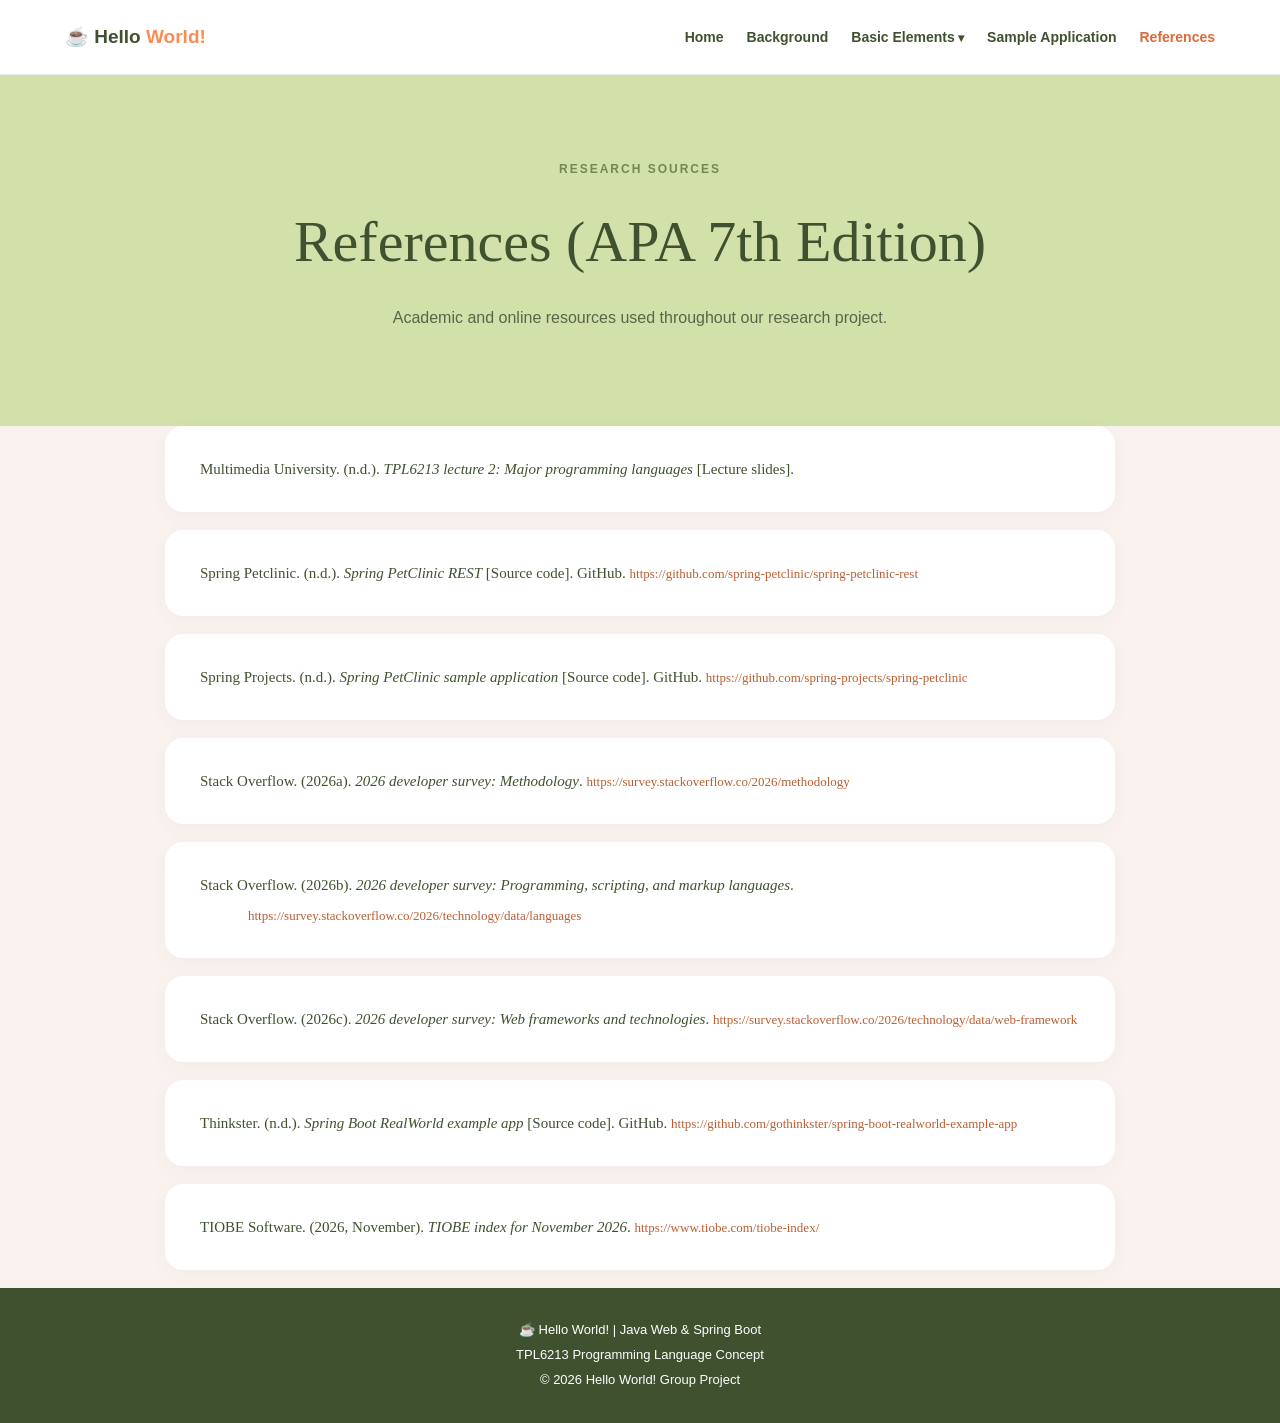
<file: references.html>
<!DOCTYPE html>
<html lang="en">
<head>
  <meta charset="UTF-8">
  <meta name="viewport" content="width=device-width, initial-scale=1.0">

  <title>References | Hello World!</title>
  <!-- Browser Tab Icon -->
  <link rel="icon" type="image/png" href="assets/logo.png">

  <link rel="stylesheet" href="css/style.css">
</head>

<body data-page="references">

  <header id="siteHeader"></header>

  <main>

    <!-- PAGE HEADER -->
    <section class="page-hero">
      <div class="container">

        <span class="section-label">
          RESEARCH SOURCES
        </span>

        <h1>References (APA 7th Edition)</h1>

        <p>
          Academic and online resources used
          throughout our research project.
        </p>

      </div>
    </section>

    <span></span>
    
        <div class="reference-list">

          <!-- 1. MULTIMEDIA UNIVERSITY -->
          <div class="reference-card">
            <p class="apa-reference">
              Multimedia University. (n.d.).
              <em>TPL6213 lecture 2: Major programming languages</em>
              [Lecture slides].
            </p>
          </div>

          <!-- 2. SPRING PETCLINIC REST -->
          <div class="reference-card">
            <p class="apa-reference">
              Spring Petclinic. (n.d.).
              <em>Spring PetClinic REST</em>
              [Source code]. GitHub.
              <a
                href="https://github.com/spring-petclinic/spring-petclinic-rest"
                target="_blank"
                rel="noopener noreferrer">
                https://github.com/spring-petclinic/spring-petclinic-rest
              </a>
            </p>
          </div>

          <!-- 3. SPRING PROJECTS -->
          <div class="reference-card">
            <p class="apa-reference">
              Spring Projects. (n.d.).
              <em>Spring PetClinic sample application</em>
              [Source code]. GitHub.
              <a
                href="https://github.com/spring-projects/spring-petclinic"
                target="_blank"
                rel="noopener noreferrer">
                https://github.com/spring-projects/spring-petclinic
              </a>
            </p>
          </div>

          <!-- 4. STACK OVERFLOW METHODOLOGY -->
          <div class="reference-card">
            <p class="apa-reference">
              Stack Overflow. (2026a).
              <em>2026 developer survey: Methodology</em>.
              <a
                href="https://survey.stackoverflow.co/2026/methodology"
                target="_blank"
                rel="noopener noreferrer">
                https://survey.stackoverflow.co/2026/methodology
              </a>
            </p>
          </div>

          <!-- 5. STACK OVERFLOW LANGUAGE SURVEY -->
          <div class="reference-card">
            <p class="apa-reference">
              Stack Overflow. (2026b).
              <em>2026 developer survey: Programming, scripting, and markup languages</em>.
              <a
                href="https://survey.stackoverflow.co/2026/technology/data/languages"
                target="_blank"
                rel="noopener noreferrer">
                https://survey.stackoverflow.co/2026/technology/data/languages
              </a>
            </p>
          </div>

          <!-- 6. STACK OVERFLOW WEB FRAMEWORK SURVEY -->
          <div class="reference-card">
            <p class="apa-reference">
              Stack Overflow. (2026c).
              <em>2026 developer survey: Web frameworks and technologies</em>.
              <a
                href="https://survey.stackoverflow.co/2026/technology/data/web-framework"
                target="_blank"
                rel="noopener noreferrer">
                https://survey.stackoverflow.co/2026/technology/data/web-framework
              </a>
            </p>
          </div>

          <!-- 7. THINKSTER -->
          <div class="reference-card">
            <p class="apa-reference">
              Thinkster. (n.d.).
              <em>Spring Boot RealWorld example app</em>
              [Source code]. GitHub.
              <a
                href="https://github.com/gothinkster/spring-boot-realworld-example-app"
                target="_blank"
                rel="noopener noreferrer">
                https://github.com/gothinkster/spring-boot-realworld-example-app
              </a>
            </p>
          </div>

          <!-- 8. TIOBE -->
          <div class="reference-card">
            <p class="apa-reference">
              TIOBE Software. (2026, November).
              <em>TIOBE index for November 2026</em>.
              <a
                href="https://www.tiobe.com/tiobe-index/"
                target="_blank"
                rel="noopener noreferrer">
                https://www.tiobe.com/tiobe-index/
              </a>
            </p>
          </div>

        </div>

      </div>
    </section>

  </main>

  <footer id="siteFooter"></footer>

  <script src="js/script.js"></script>

</body>
</html>
</file>
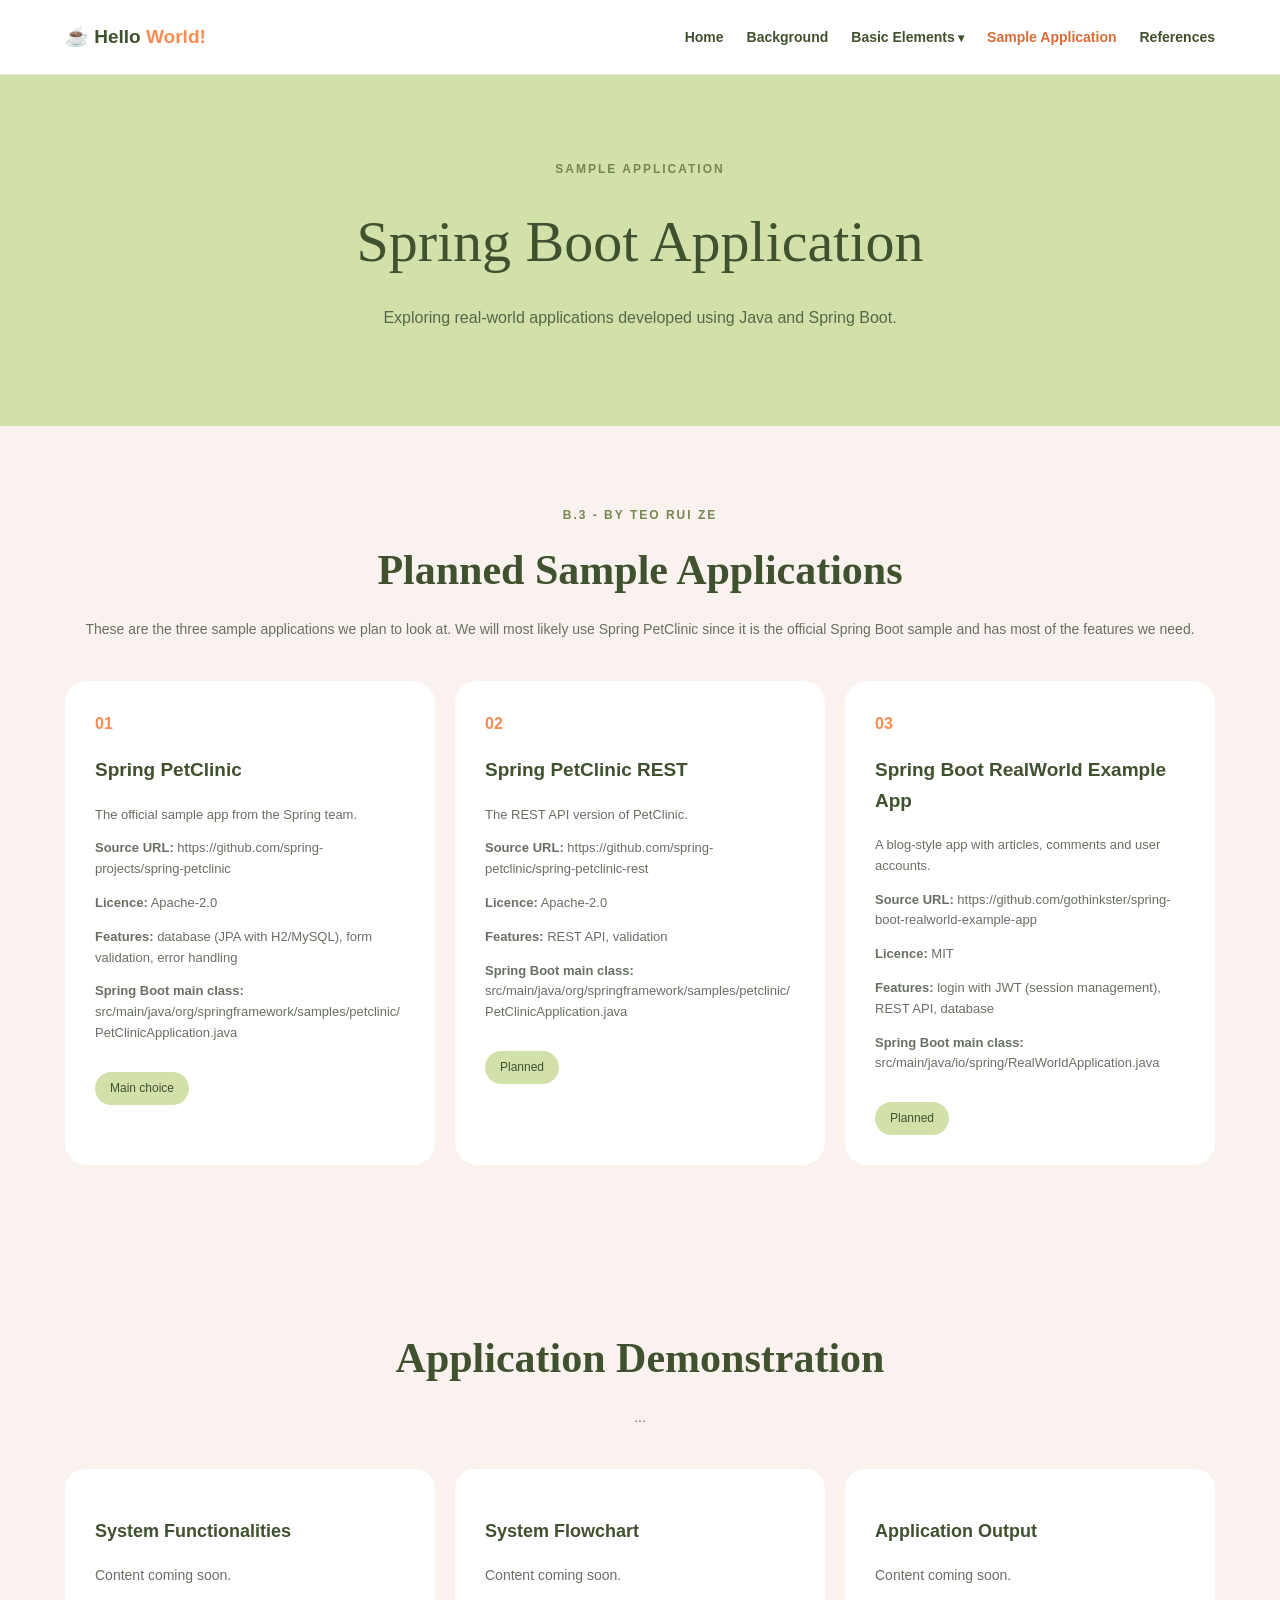
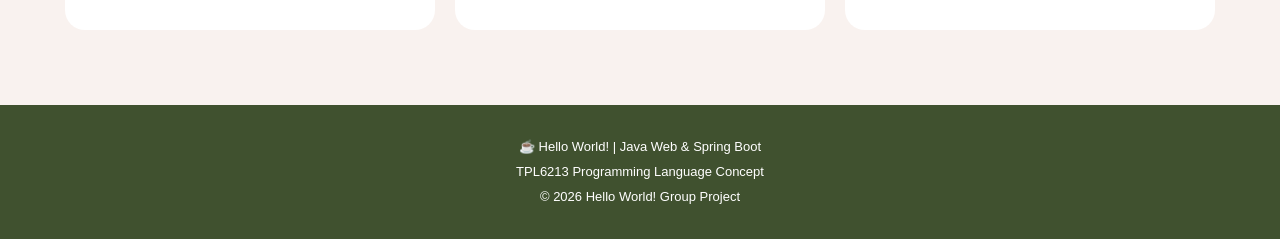
<file: sample-application.html>
<!DOCTYPE html>
<html lang="en">
<head>
  <meta charset="UTF-8">
  <meta name="viewport" content="width=device-width, initial-scale=1.0">
  <title>Sample Application | Hello World!</title>
  <!-- Browser Tab Icon -->
  <link rel="icon" type="image/png" href="assets/logo.png">

  <link rel="stylesheet" href="css/style.css">
</head>

<body data-page="sample-application">

  <header id="siteHeader"></header>

  <main>

    <section class="page-hero">
      <div class="container">
        <span class="section-label">
          SAMPLE APPLICATION
        </span>

        <h1>Spring Boot Application</h1>

        <p>
          Exploring real-world applications
          developed using Java and Spring Boot.
        </p>
      </div>
    </section>

    <section class="section">
      <div class="container">

        <div class="section-heading">
          <span class="section-label">
            B.3 - BY TEO RUI ZE
          </span>

          <h2>Planned Sample Applications</h2>

          <p>
            These are the three sample applications we plan to look at.
            We will most likely use Spring PetClinic since it is the
            official Spring Boot sample and has most of the features we need.
          </p>
        </div>

        <div class="sources-grid">

          <div class="source-card">
            <span class="source-number">01</span>

            <h3>Spring PetClinic</h3>

            <p>The official sample app from the Spring team.</p>

            <p>
              <strong>Source URL:</strong>
              <a href="https://github.com/spring-projects/spring-petclinic" target="_blank" rel="noopener noreferrer">https://github.com/spring-projects/spring-petclinic</a>
            </p>

            <p><strong>Licence:</strong> Apache-2.0</p>

            <p><strong>Features:</strong> database (JPA with H2/MySQL), form validation, error handling</p>

            <p><strong>Spring Boot main class:</strong> src/main/java/org/springframework/samples/petclinic/PetClinicApplication.java</p>

            <span class="status-tag">Main choice</span>
          </div>

          <div class="source-card">
            <span class="source-number">02</span>

            <h3>Spring PetClinic REST</h3>

            <p>The REST API version of PetClinic.</p>

            <p>
              <strong>Source URL:</strong>
              <a href="https://github.com/spring-petclinic/spring-petclinic-rest" target="_blank" rel="noopener noreferrer">https://github.com/spring-petclinic/spring-petclinic-rest</a>
            </p>

            <p><strong>Licence:</strong> Apache-2.0</p>

            <p><strong>Features:</strong> REST API, validation</p>

            <p><strong>Spring Boot main class:</strong> src/main/java/org/springframework/samples/petclinic/PetClinicApplication.java</p>

            <span class="status-tag">Planned</span>
          </div>

          <div class="source-card">
            <span class="source-number">03</span>

            <h3>Spring Boot RealWorld Example App</h3>

            <p>A blog-style app with articles, comments and user accounts.</p>

            <p>
              <strong>Source URL:</strong>
              <a href="https://github.com/gothinkster/spring-boot-realworld-example-app" target="_blank" rel="noopener noreferrer">https://github.com/gothinkster/spring-boot-realworld-example-app</a>
            </p>

            <p><strong>Licence:</strong> MIT</p>

            <p><strong>Features:</strong> login with JWT (session management), REST API, database</p>

            <p><strong>Spring Boot main class:</strong> src/main/java/io/spring/RealWorldApplication.java</p>

            <span class="status-tag">Planned</span>
          </div>

        </div>

      </div>
    </section>

    <section class="section">
      <div class="container">

        <div class="section-heading">
          <h2>Application Demonstration</h2>
          <p>...</p>
        </div>

        <div class="research-grid">

          <div class="research-card">
            <h3>System Functionalities</h3>
            <p>Content coming soon.</p>
          </div>

          <div class="research-card">
            <h3>System Flowchart</h3>
            <p>Content coming soon.</p>
          </div>

          <div class="research-card">
            <h3>Application Output</h3>
            <p>Content coming soon.</p>
          </div>

        </div>

      </div>
    </section>

  </main>

  <footer id="siteFooter"></footer>
  <script src="js/script.js"></script>

</body>
</html>
</file>
<file: css/style.css>
:root {
  --orange: #F98C53;
  --green: #D2E0AA;
  --blue: #ABD7FB;
  --cream: #F9F2EF;
  --peach: #FCCEB4;
  --dark: #40512F;
  --muted: #687063;
  --white: #FFFFFF;
}

* {
  box-sizing: border-box;
}

html {
  scroll-behavior: smooth;
  scroll-padding-top: 100px;
}

body {
  margin: 0;
  font-family: Arial, sans-serif;
  background: var(--cream);
  color: var(--dark);
  line-height: 1.6;
}

a {
  text-decoration: none;
  color: inherit;
}

button {
  font: inherit;
}

img {
  max-width: 100%;
}

.container {
  width: min(1150px, 90%);
  margin: auto;
}

/* ==============================
   NAVIGATION
============================== */

.site-header {
  background: var(--white);
  position: sticky;
  top: 0;
  z-index: 1000;
  border-bottom: 1px solid #e9e9e9;
}

.navbar {
  display: flex;
  align-items: center;
  justify-content: space-between;
  gap: 25px;
  padding: 18px 0;
}

.logo {
  font-weight: 800;
  font-size: 19px;
  white-space: nowrap;
}

.logo span {
  color: var(--orange);
}

.nav-links {
  display: flex;
  align-items: center;
  gap: 23px;
}

.nav-links > a,
.dropdown summary {
  font-size: 14px;
  font-weight: 600;
  cursor: pointer;
  color: var(--dark);
  padding: 8px 0;
}

.nav-links a:hover,
.nav-links a.active,
.dropdown summary:hover,
.dropdown.active summary {
  color: #D96B37;
}

.dropdown {
  position: relative;
}

.dropdown summary {
  list-style: none;
}

.dropdown summary::-webkit-details-marker {
  display: none;
}

.dropdown summary::after {
  content: " ▾";
  font-size: 12px;
}

.dropdown-menu {
  position: absolute;
  top: 100%;
  left: 0;
  background: white;
  min-width: 235px;
  padding: 10px;
  border: 1px solid #eee;
  border-radius: 15px;
  box-shadow: 0 12px 35px rgba(0,0,0,0.08);
}

.dropdown-menu a {
  display: block;
  padding: 11px 14px;
  border-radius: 10px;
  font-size: 13px;
  font-weight: 500;
}

.dropdown-menu a:hover {
  background: var(--green);
  color: var(--dark);
}

.menu-toggle {
  display: none;
  border: none;
  background: var(--green);
  border-radius: 10px;
  padding: 8px 13px;
  font-size: 23px;
  cursor: pointer;
}

/* ==============================
   HEADINGS & SECTIONS
============================== */

.section {
  padding: 75px 0;
}

.section-heading {
  text-align: center;
  margin-bottom: 40px;
}

.section-heading h2 {
  font-family: Georgia, serif;
  font-size: clamp(30px, 4vw, 42px);
  margin: 10px 0;
}

.section-heading p {
  color: var(--muted);
  font-size: 14px;
}

.section-label {
  color: #768753;
  font-size: 12px;
  font-weight: 800;
  letter-spacing: 2px;
  text-transform: uppercase;
}

/* ==============================
   HOME HERO
============================== */

.hero {
  background: var(--green);
  padding: 115px 0;
  text-align: center;
}

.hero h1 {
  font-family: Georgia, serif;
  font-weight: normal;
  font-size: clamp(45px, 7vw, 78px);
  line-height: 1.15;
  margin: 25px 0;
}

.hero h1 span {
  color: var(--orange);
}

.hero-subtitle {
  font-size: 22px;
  font-weight: bold;
}

.hero-divider {
  width: 140px;
  height: 2px;
  background: var(--dark);
  margin: 25px auto;
}

.hero-description {
  max-width: 550px;
  margin: auto;
  color: #576747;
}

/* ==============================
   PAGE HERO
============================== */

.page-hero {
  text-align: center;
  background: var(--green);
  padding: 80px 0;
}

.page-hero h1 {
  font-family: Georgia, serif;
  font-size: clamp(38px, 5vw, 58px);
  font-weight: normal;
  margin: 15px 0;
}

.page-hero p {
  color: #576747;
}

/* ==============================
   GROUP MEMBERS
============================== */

.members-grid {
  display: grid;
  grid-template-columns: repeat(4, 1fr);
  gap: 22px;
}

.member-card {
  background: white;
  padding: 15px;
  border-radius: 22px;
  text-align: center;
  box-shadow: 0 8px 25px rgba(0,0,0,0.04);
}

.member-photo {
  height: 190px;
  border: 2px dashed #D6DCCB;
  background: #F5F7EE;
  border-radius: 17px;
  display: flex;
  align-items: center;
  justify-content: center;
}

.member-photo span {
  font-size: 12px;
  color: #98A28C;
}

.member-card h3 {
  font-size: 14px;
  margin: 18px 0 5px;
}

.member-card p {
  font-size: 12px;
  color: var(--muted);
  margin: 0 0 12px;
}

/* ==============================
   TASK ALLOCATION
============================== */

.task-section {
  background: white;
}

.task-grid {
  display: grid;
  grid-template-columns: repeat(2, 1fr);
  gap: 22px;
}

.task-card {
  background: var(--cream);
  border-radius: 22px;
  padding: 30px;
}

.task-card:nth-child(2) {
  background: #EEF5DB;
}

.task-card:nth-child(3) {
  background: #E5F3FF;
}

.task-card:nth-child(4) {
  background: #FFE9DC;
}

.task-number {
  font-size: 13px;
  font-weight: bold;
  color: var(--orange);
}

.task-card h3 {
  font-size: 18px;
  margin-bottom: 3px;
}

.student-id {
  font-size: 12px;
  color: var(--muted);
}

.task-card h4 {
  margin-top: 24px;
}

.task-card ul {
  padding-left: 20px;
  font-size: 14px;
}

/* ==============================
   TECHNOLOGY
============================== */

.technology-grid {
  display: grid;
  grid-template-columns: repeat(2, 1fr);
  gap: 25px;
}

.technology-card {
  padding: 40px;
  border-radius: 25px;
}

.java-card {
  background: var(--peach);
}

.spring-card {
  background: var(--blue);
}

.technology-label {
  font-size: 12px;
  font-weight: bold;
  text-transform: uppercase;
}

.technology-card h3 {
  font-size: 30px;
  margin: 20px 0 10px;
}

.technology-card p {
  font-size: 14px;
}

/* ==============================
   BACKGROUND RESEARCH
============================== */

.research-grid {
  display: grid;
  grid-template-columns: repeat(3, 1fr);
  gap: 20px;
}

.research-card {
  background: white;
  padding: 30px;
  border-radius: 20px;
}

.research-card h3 {
  font-size: 18px;
}

.research-card p {
  color: var(--muted);
  font-size: 14px;
}

.research-card a {
  color: #D96B37;
  font-size: 14px;
  font-weight: bold;
}


/* =========================================
   BACKGROUND PAGE - RESEARCH SECTIONS
========================================= */

.background-section {
  padding: 70px 0;
  scroll-margin-top: 100px;
}

.alternate-section {
  background: #EEF3E3;
}

.background-content-card {
  background: #FFFFFF;
  border-radius: 26px;
  padding: 45px;
  box-shadow: 0 8px 30px rgba(64, 81, 47, 0.05);
}

.background-number {
  display: inline-block;
  background: #D2E0AA;
  color: #40512F;
  border-radius: 30px;
  padding: 9px 18px;
  font-size: 12px;
  font-weight: 800;
  letter-spacing: 1px;
  margin-bottom: 18px;
}

.background-content-card h2 {
  font-family: Georgia, serif;
  font-size: clamp(28px, 4vw, 38px);
  color: #40512F;
  margin: 5px 0 25px;
}

.background-text {
  max-width: 900px;
}

.background-text p {
  font-size: 16px;
  line-height: 1.9;
  color: #526049;
  margin: 0 0 20px;
  text-align: left;
}

.background-text h4 {
  color: #40512F;
  font-size: 16px;
  margin: 25px 0 8px;
}

/* Background Topic Navigation */

.topic-link {
  display: block;
  text-decoration: none;
  color: #40512F;
  transition: transform 0.2s, box-shadow 0.2s;
}

.topic-link:hover {
  transform: translateY(-5px);
  box-shadow: 0 12px 30px rgba(64, 81, 47, 0.1);
}

.topic-index {
  display: inline-block;
  color: #D96B37;
  font-size: 14px;
  font-weight: 800;
  margin-bottom: 10px;
}

/* Implementation Method */

.implementation-block {
  margin-bottom: 30px;
}

.implementation-block h3 {
  font-size: 22px;
  color: #40512F;
  margin: 20px 0;
}

.implementation-flow {
  max-width: 470px;
  margin: 40px auto 55px;
  display: flex;
  flex-direction: column;
  align-items: center;
}

.flow-step {
  width: 100%;
  padding: 20px;
  text-align: center;
  border-radius: 18px;
  background: #ABD7FB;
  display: flex;
  flex-direction: column;
  gap: 5px;
}

.flow-step:nth-of-type(4n + 1) {
  background: #D2E0AA;
}

.flow-step strong {
  color: #40512F;
  font-size: 16px;
}

.flow-step span {
  color: #526049;
  font-size: 13px;
}

.flow-arrow {
  color: #F98C53;
  font-size: 26px;
  font-weight: bold;
  padding: 8px;
}

.result-step {
  background: #FCCEB4;
}

/* Programming Environments Table */

.table-wrapper {
  width: 100%;
  overflow-x: auto;
  border-radius: 18px;
  border: 1px solid #E0E8D3;
}

.environment-table {
  width: 100%;
  border-collapse: collapse;
  min-width: 660px;
  font-size: 15px;
}

.environment-table thead {
  background: #D2E0AA;
}

.environment-table th {
  padding: 19px 22px;
  text-align: left;
  color: #40512F;
  font-weight: 800;
}

.environment-table td {
  padding: 20px 22px;
  border-bottom: 1px solid #E8EDE2;
  color: #526049;
  vertical-align: top;
}

.environment-table tbody tr:nth-child(even) {
  background: #F9F2EF;
}

.environment-table tbody tr:hover {
  background: #F1F6E7;
}

.environment-table tbody tr:last-child td {
  border-bottom: none;
}

.environment-table td:first-child {
  font-weight: 700;
  color: #40512F;
}

/* Responsive */

@media (max-width: 768px) {

  .background-section {
    padding: 45px 0;
  }

  .background-content-card {
    padding: 25px 20px;
    border-radius: 20px;
  }

  .background-text p {
    font-size: 14px;
    line-height: 1.8;
  }

  .implementation-block h3 {
    font-size: 19px;
  }

  .environment-table {
    font-size: 13px;
  }

  .environment-table th,
  .environment-table td {
    padding: 14px 16px;
  }
}

/* ==============================
   POPULARITY EVIDENCE
============================== */

.popularity-section {
  background: #EEF3E3;
}

.evidence-card {
  background: white;
  max-width: 950px;
  margin: 0 auto 35px;
  padding: 40px;
  border-radius: 25px;
}

.evidence-tag {
  background: var(--peach);
  display: inline-block;
  padding: 8px 15px;
  border-radius: 30px;
  font-size: 12px;
  font-weight: bold;
}

.evidence-card h3 {
  font-size: 26px;
  margin: 22px 0;
}

.evidence-card h4 {
  margin-bottom: 6px;
}

.evidence-card p {
  font-size: 15px;
  color: #526049;
}

.evidence-card figure {
  margin: 20px 0 30px;
}

.evidence-image {
  width: 100%;
  height: auto;
  border-radius: 12px;
  border: 1px solid #eee;
}

figcaption {
  text-align: center;
  color: var(--muted);
  font-size: 12px;
  margin-top: 10px;
}

.source-link {
  display: inline-block;
  margin-top: 15px;
  color: #D96B37;
  font-weight: bold;
  font-size: 14px;
}

.spring-evidence {
  margin-top: 45px;
  padding-top: 25px;
  border-top: 1px solid #ddd;
}

.conclusion-card {
  max-width: 950px;
  margin: auto;
  background: var(--green);
  border-radius: 25px;
  padding: 35px;
}

.conclusion-card p {
  font-size: 15px;
}

/* ==============================
   BASIC ELEMENTS
============================== */

.element-card {
  background: white;
  border-radius: 25px;
  padding: 40px;
  margin-bottom: 30px;
  scroll-margin-top: 115px;
}

.element-number {
  color: var(--orange);
  font-weight: bold;
}

.element-card h2 {
  font-size: 26px;
}

.element-card p {
  color: var(--muted);
}

.coming-soon {
  background: var(--peach);
  padding: 30px;
  border-radius: 15px;
  margin-top: 25px;
  text-align: center;
}

/* ==============================
   SAMPLE APPLICATION
============================== */

.sources-grid {
  display: grid;
  grid-template-columns: repeat(3, 1fr);
  gap: 20px;
}

.source-card {
  background: white;
  border-radius: 22px;
  padding: 30px;
}

.source-number {
  color: var(--orange);
  font-weight: bold;
}

.source-card h3 {
  font-size: 19px;
}

.source-card p {
  font-size: 13px;
  color: var(--muted);
}

.status-tag {
  display: inline-block;
  margin-top: 15px;
  background: var(--green);
  padding: 7px 15px;
  border-radius: 30px;
  font-size: 12px;
}

/* ==============================
   REFERENCES
============================== */

.reference-list {
  max-width: 900px;
  margin: auto;
}

.reference-card {
  background: white;
  padding: 25px 30px;
  border-radius: 18px;
  margin-bottom: 18px;
  overflow-wrap: anywhere;
}

.reference-card p {
  font-size: 15px;
}

.reference-card a {
  color: #D96B37;
  font-size: 13px;
}

/* ==============================
   FOOTER
============================== */

.site-footer {
  background: var(--dark);
  color: white;
  padding: 28px 0;
  text-align: center;
}

.site-footer p {
  margin: 4px;
  font-size: 13px;
}

/* ==============================
   RESPONSIVE
============================== */

@media (max-width: 1000px) {
  .navbar {
    flex-wrap: wrap;
  }

  .nav-links {
    gap: 15px;
  }

  .members-grid {
    grid-template-columns: repeat(2, 1fr);
  }

  .research-grid,
  .sources-grid {
    grid-template-columns: repeat(2, 1fr);
  }
}

@media (max-width: 768px) {
  .menu-toggle {
    display: block;
    margin-left: auto;
  }

  .nav-links {
    display: none;
    flex-direction: column;
    align-items: stretch;
    width: 100%;
  }

  .nav-links.open {
    display: flex;
  }

  .dropdown-menu {
    position: static;
    box-shadow: none;
    margin-top: 10px;
  }

  .task-grid,
  .technology-grid,
  .research-grid,
  .sources-grid {
    grid-template-columns: 1fr;
  }

  .hero {
    padding: 75px 0;
  }

  .section {
    padding: 55px 0;
  }

  .evidence-card {
    padding: 22px;
  }
}

@media (max-width: 480px) {
  .members-grid {
    grid-template-columns: 1fr;
  }

  .member-photo {
    height: 220px;
  }

  .element-card {
    padding: 25px;
  }
}

@media (prefers-reduced-motion: reduce) {
  html {
    scroll-behavior: auto;
  }
}

.source-card {
  min-width: 0;
}


/* =====================================
   APA 7TH EDITION REFERENCES
===================================== */

.reference-list {
  max-width: 950px;
  margin: 0 auto;
}

.reference-card {
  background: #FFFFFF;
  padding: 28px 35px;
  border-radius: 18px;
  margin-bottom: 18px;
  box-shadow: 0 5px 20px rgba(64, 81, 47, 0.04);
}

/* APA 7 Hanging Indent */
.apa-reference {
  font-family: "Times New Roman", Times, serif;
  font-size: 16px;
  line-height: 2;
  text-align: left;

  /* First line left, following lines indented */
  padding-left: 0.5in;
  text-indent: -0.5in;

  margin: 0;
  overflow-wrap: anywhere;
}

/* Italicize source titles */
.apa-reference em {
  font-style: italic;
}

/* APA URLs */
.apa-reference a {
  color: #B85F32;
  text-decoration: none;
  overflow-wrap: anywhere;
}

.apa-reference a:hover {
  color: #F98C53;
  text-decoration: underline;
}

/* Mobile */
@media (max-width: 768px) {

  .reference-card {
    padding: 22px 18px;
  }

  .apa-reference {
    font-size: 14px;
    padding-left: 0.4in;
    text-indent: -0.4in;
  }
}

/* Print / PDF formatting */
@media print {

  .reference-card {
    box-shadow: none;
    border-radius: 0;
    border: none;
    padding: 0;
    margin-bottom: 0;
    break-inside: avoid;
  }

  .apa-reference {
    font-size: 12pt;
    line-height: 2;
    padding-left: 0.5in;
    text-indent: -0.5in;
  }

  .apa-reference a {
    color: black;
    text-decoration: none;
  }
}

.source-card a,
.source-card p {
  overflow-wrap: anywhere;
}
</file>
